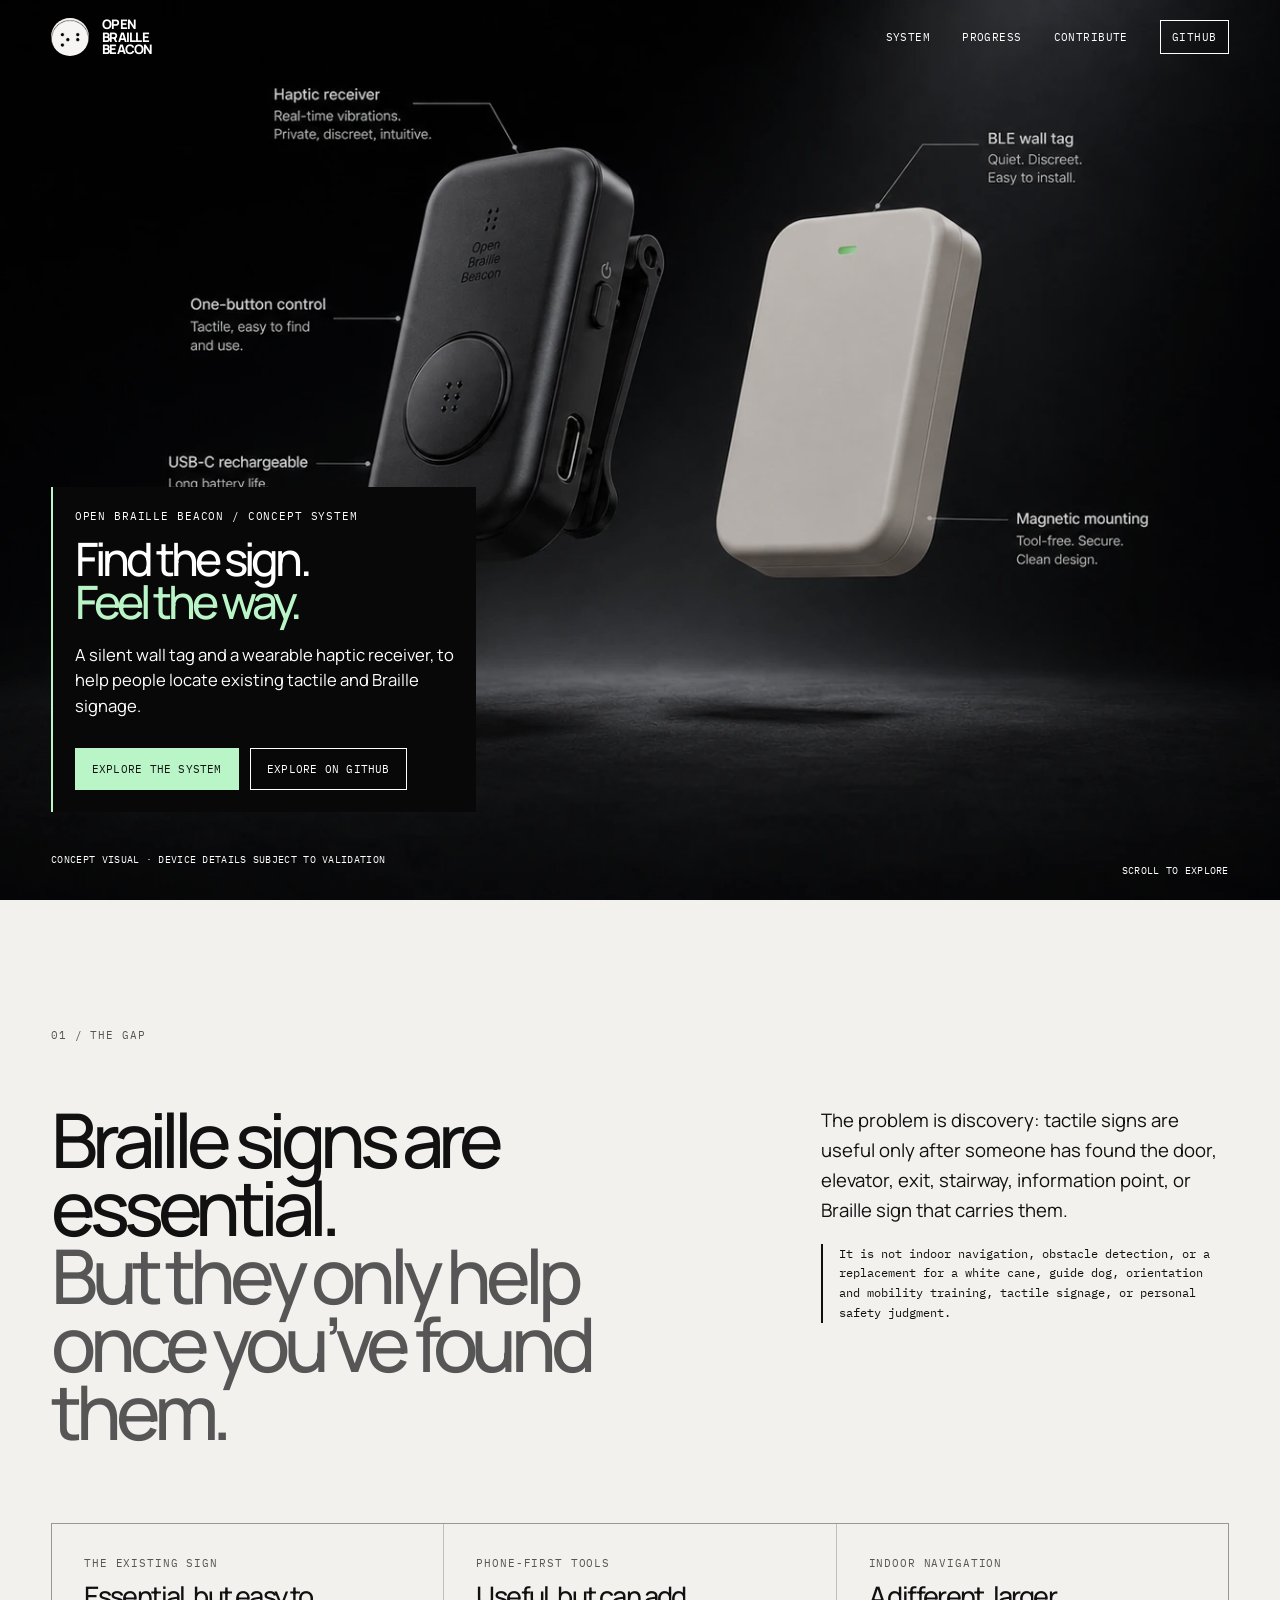
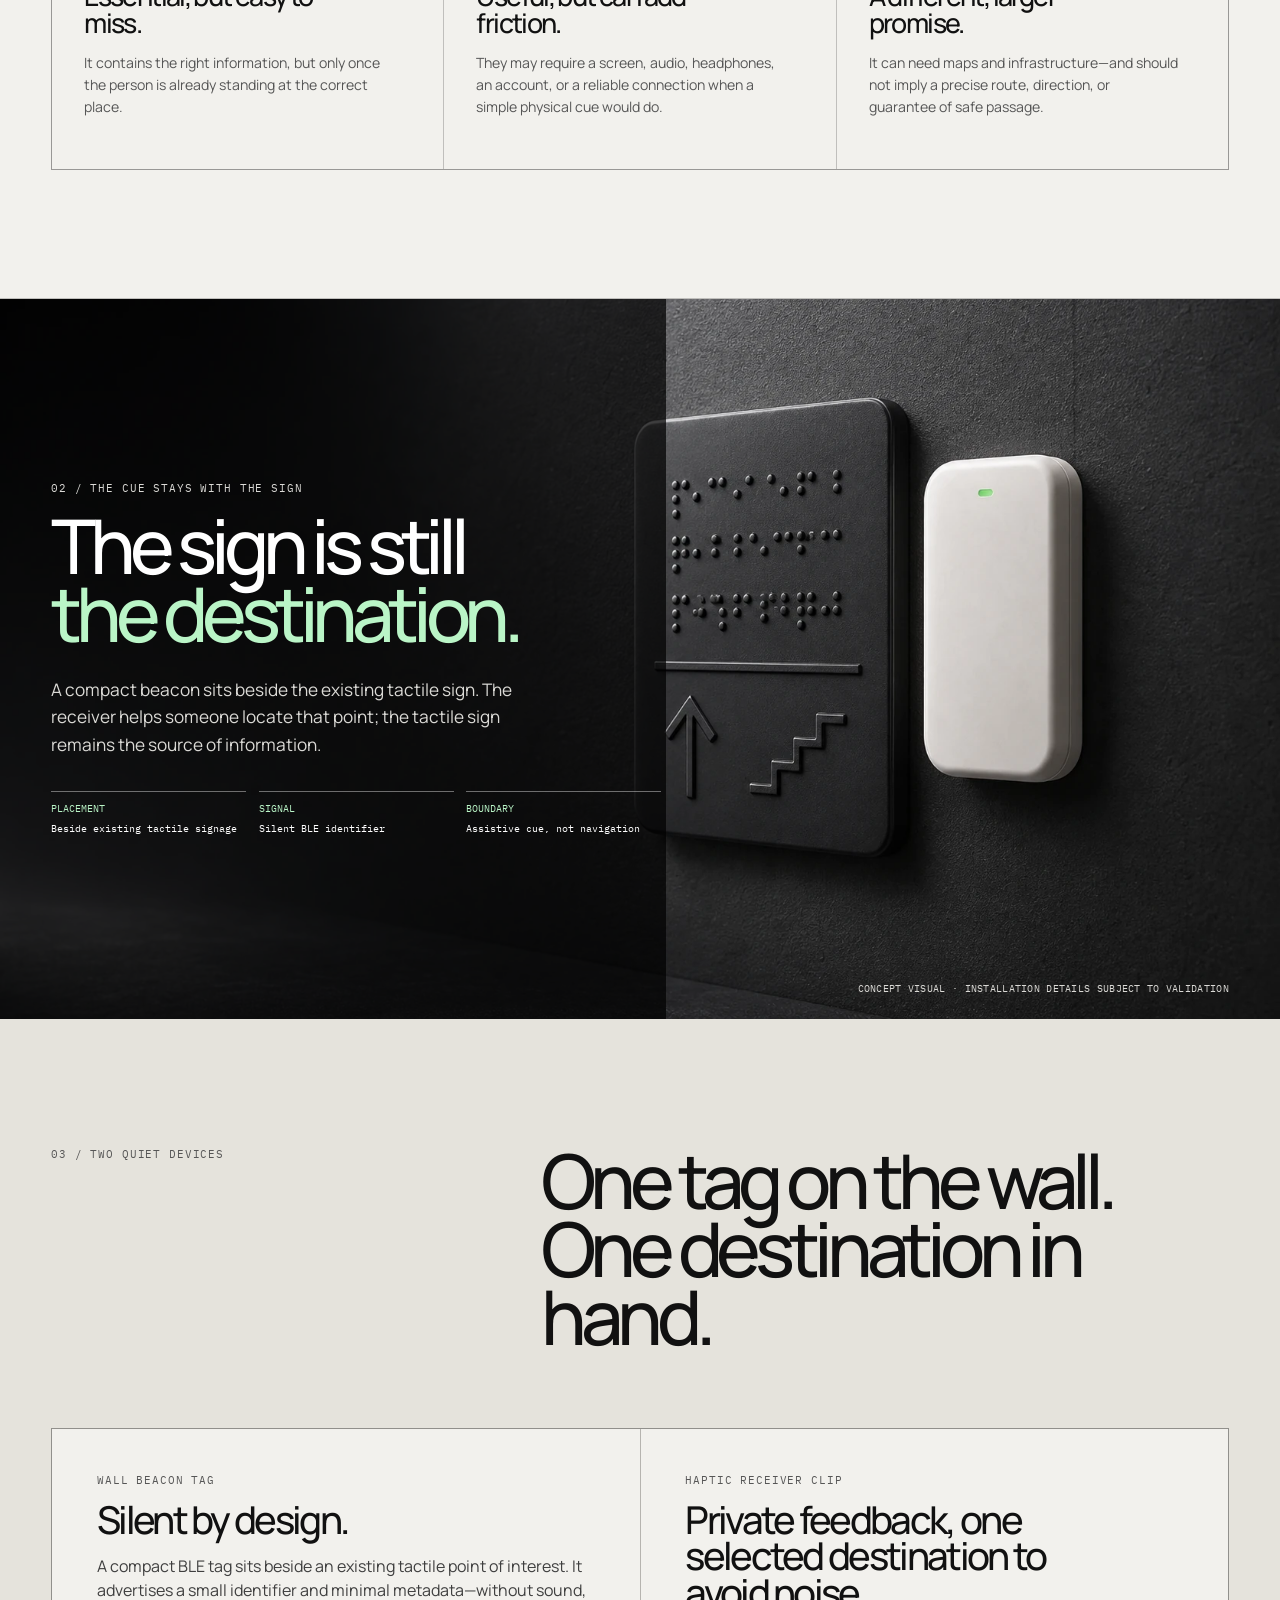
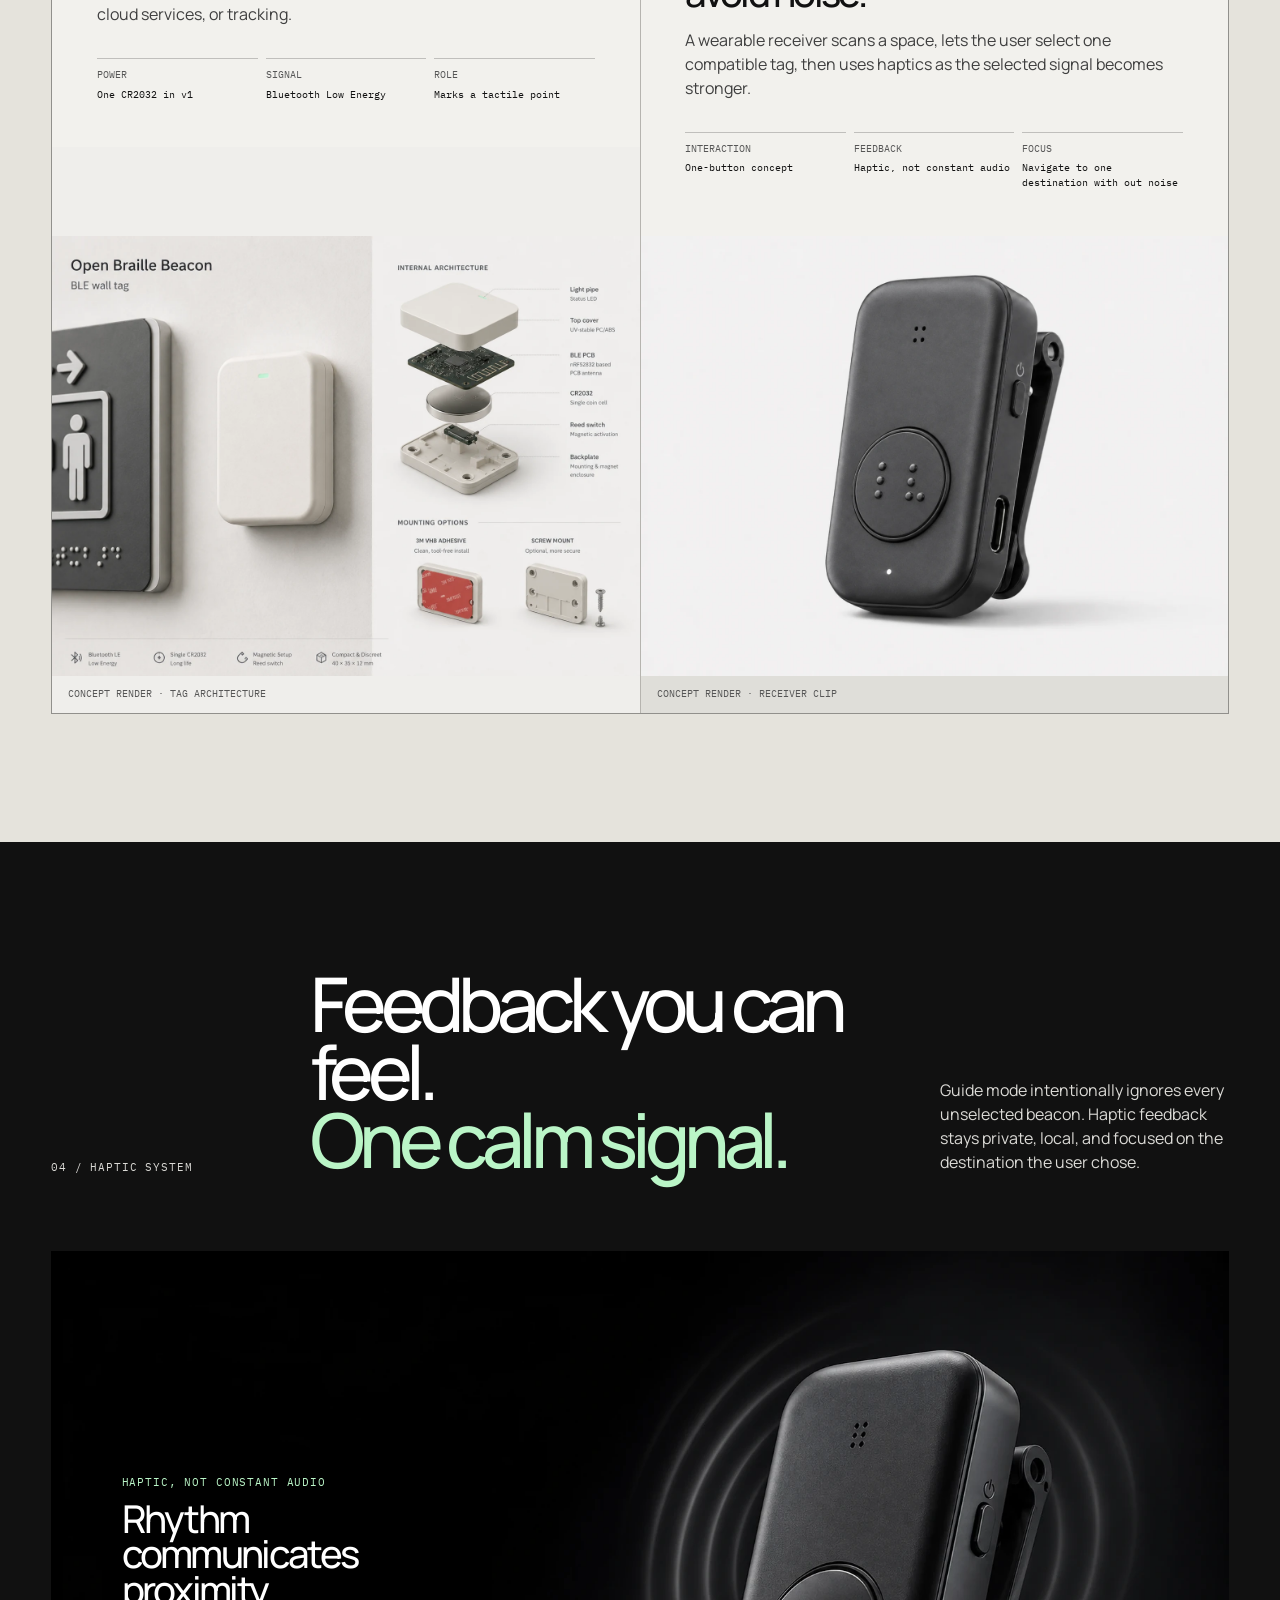
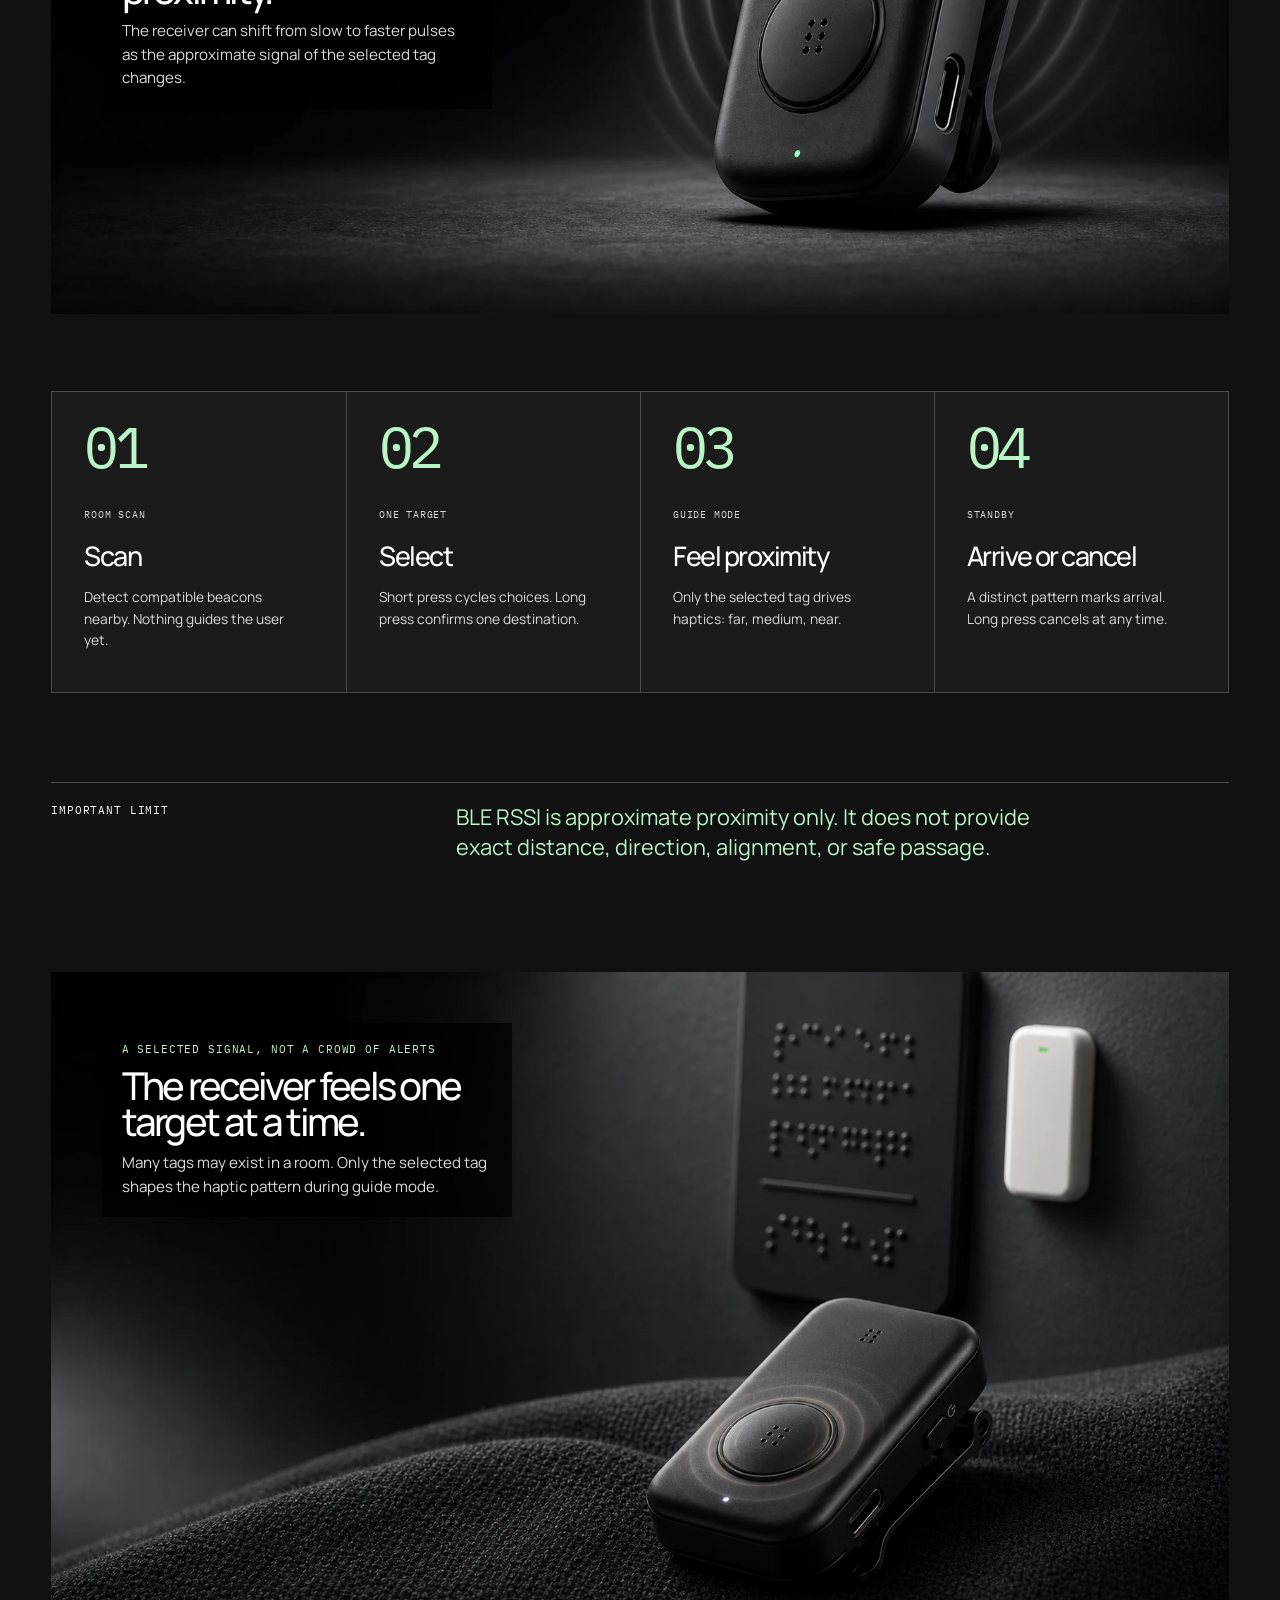
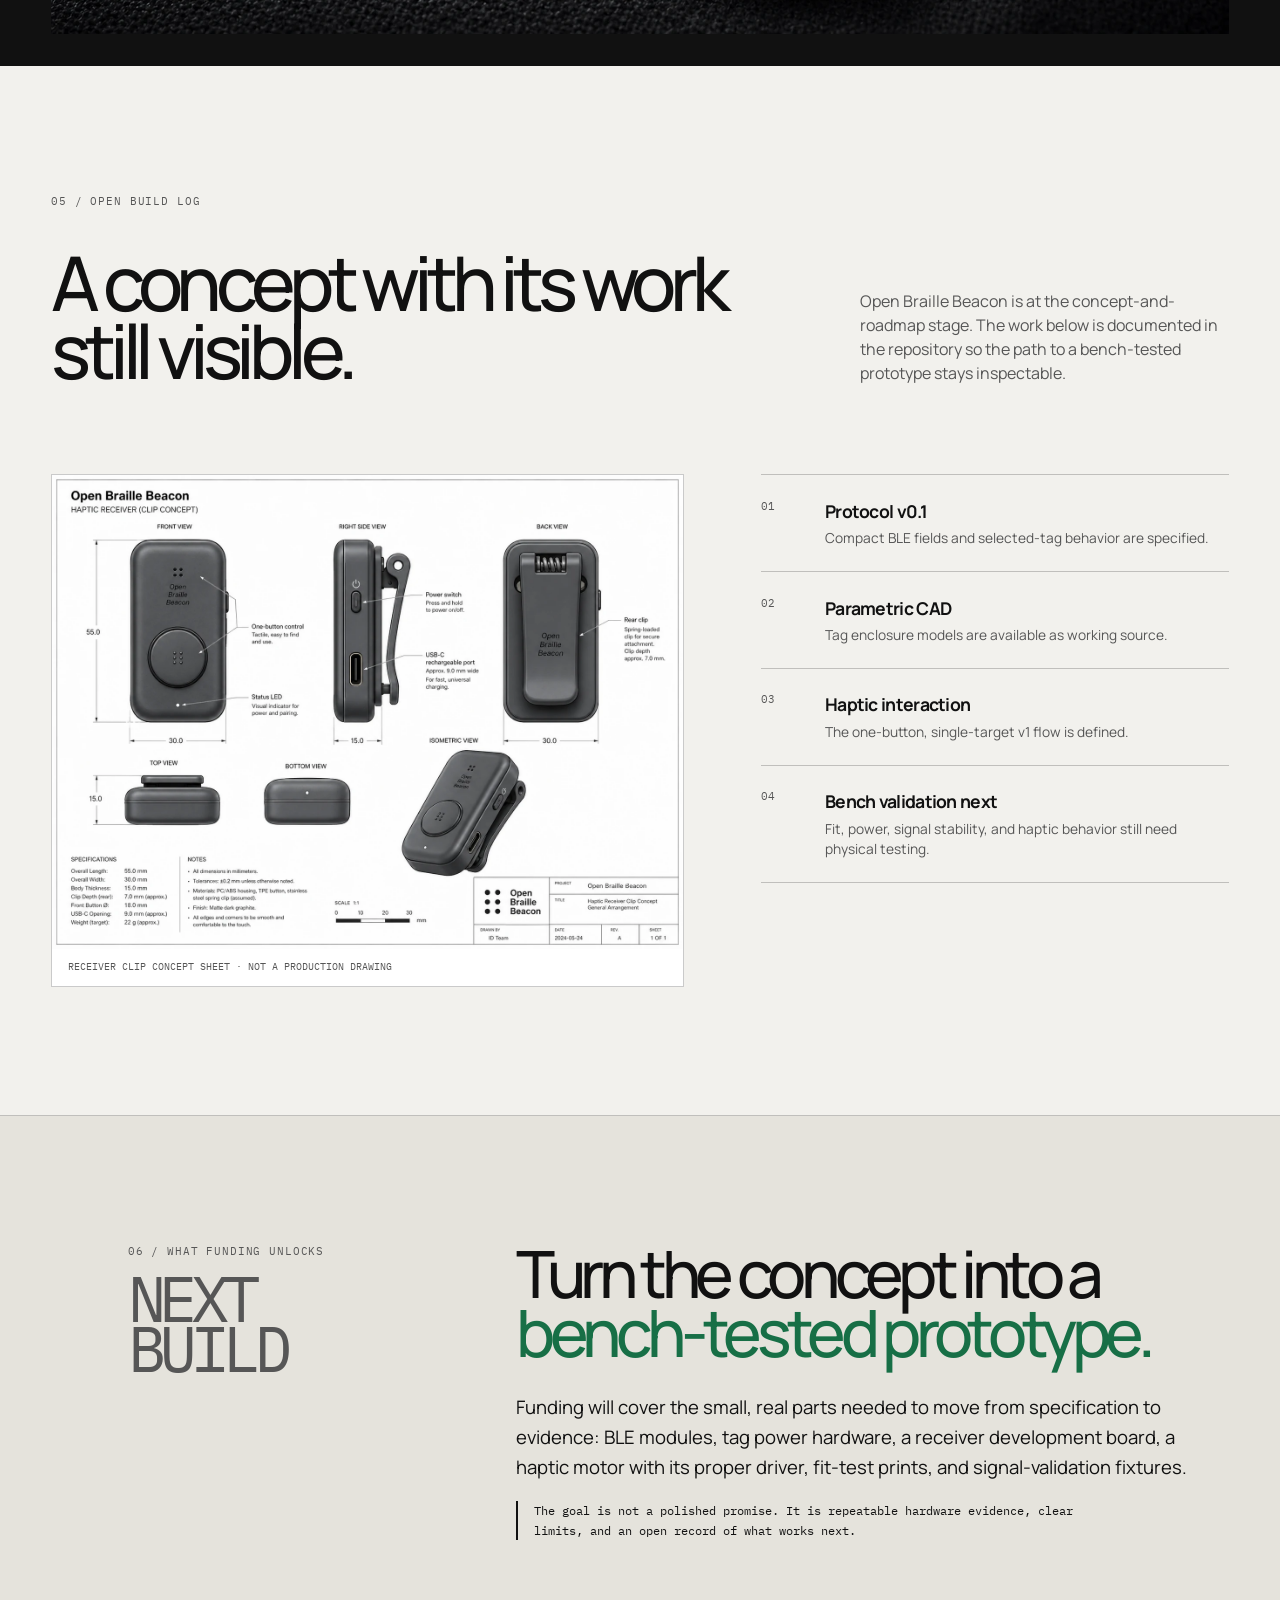
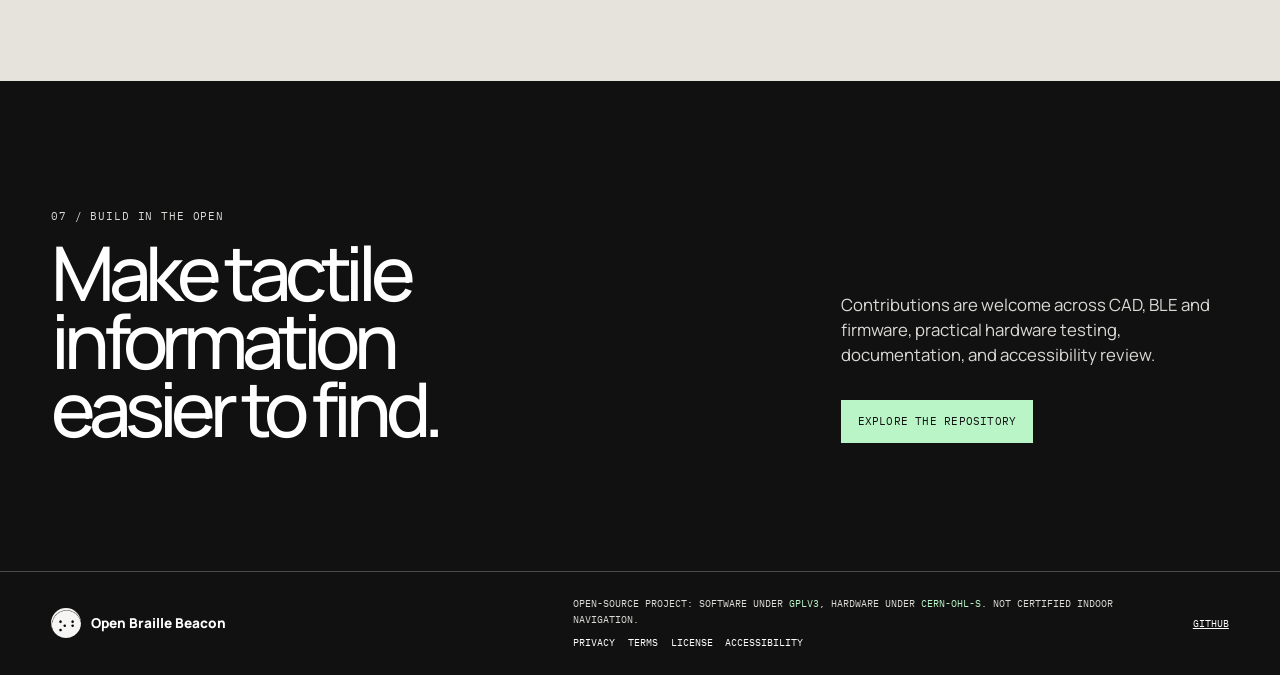
<file: docs/index.html>
<!doctype html>
<html lang="en">
  <head>
    <meta charset="utf-8">
    <meta name="viewport" content="width=device-width, initial-scale=1">
    <meta name="description" content="Open Braille Beacon is an open, offline concept for helping blind and low-vision people locate existing Braille and tactile signage.">
    <meta name="theme-color" content="#111111">
    <title>Open Braille Beacon — haptic system.</title>
    <link rel="preconnect" href="https://fonts.googleapis.com">
    <link rel="preconnect" href="https://fonts.gstatic.com" crossorigin>
    <link href="https://fonts.googleapis.com/css2?family=IBM+Plex+Mono:wght@400;500&family=Manrope:wght@400;500;600;700;800&display=swap" rel="stylesheet">
    <link rel="stylesheet" href="styles.css">
  </head>
  <body>
    <a class="skip-link" href="#main-content">Skip to content</a>

    <header class="site-header" data-header>
      <a class="brand" href="#top" aria-label="Open Braille Beacon home">
        <span class="brand-mark" aria-hidden="true"><img src="assets/brand-logo-sheet.webp" alt=""></span>
        <span class="brand-name"><span>Open</span><span>Braille</span><span>Beacon</span></span>
      </a>
      <button class="menu-toggle" type="button" aria-expanded="false" aria-controls="primary-nav">Menu</button>
      <nav id="primary-nav" class="primary-nav" aria-label="Primary navigation">
        <a href="#system">System</a>
        <a href="#progress">Progress</a>
        <a href="#contribute">Contribute</a>
        <a class="nav-github" href="https://github.com/Lamdevelopper/Open-Braille_beacon" target="_blank" rel="noreferrer">GitHub</a>
      </nav>
    </header>

    <main id="main-content">
      <section id="top" class="hero" aria-labelledby="hero-title">
        <img class="hero-media" src="assets/hero-system-concept.webp" alt="Concept visual showing the haptic receiver and BLE wall tag as the two parts of the Open Braille Beacon system." fetchpriority="high">
        <div class="hero-shade" aria-hidden="true"></div>
        <div class="hero-content">
          <div class="hero-copy-block">
            <p class="eyebrow">OPEN BRAILLE BEACON / CONCEPT SYSTEM</p>
            <h1 id="hero-title">Find the sign.<br><em>Feel the way.</em></h1>
            <p class="hero-copy">A silent wall tag and a wearable haptic receiver, to help people locate existing tactile and Braille signage.</p>
            <div class="action-row">
              <a class="button button-light" href="#how-it-works">Explore the system</a>
              <a class="button button-quiet" href="https://github.com/Lamdevelopper/Open-Braille_beacon" target="_blank" rel="noreferrer">Explore on GitHub</a>
            </div>
          </div>
        </div>
        <p class="media-note">Concept visual · Device details subject to validation</p>
        <a class="scroll-cue" href="#problem">Scroll to explore</a>
      </section>

      <section id="problem" class="section problem" aria-labelledby="problem-title">
        <div class="section-label" data-reveal>01 / THE GAP</div>
        <div class="problem-grid">
          <h2 id="problem-title" data-reveal>Braille signs are essential.<br><span>But they only help once you’ve found them.</span></h2>
          <div class="body-large" data-reveal>
            <p>The problem is discovery: tactile signs are useful only after someone has found the door, elevator, exit, stairway, information point, or Braille sign that carries them.</p>
            <p class="caution">It is not indoor navigation, obstacle detection, or a replacement for a white cane, guide dog, orientation and mobility training, tactile signage, or personal safety judgment.</p>
          </div>
        </div>
        <div class="friction-grid" data-reveal>
          <article><p class="eyebrow eyebrow-dark">THE EXISTING SIGN</p><h3>Essential, but easy to miss.</h3><p>It contains the right information, but only once the person is already standing at the correct place.</p></article>
          <article><p class="eyebrow eyebrow-dark">PHONE-FIRST TOOLS</p><h3>Useful, but can add friction.</h3><p>They may require a screen, audio, headphones, an account, or a reliable connection when a simple physical cue would do.</p></article>
          <article><p class="eyebrow eyebrow-dark">INDOOR NAVIGATION</p><h3>A different, larger promise.</h3><p>It can need maps and infrastructure—and should not imply a precise route, direction, or guarantee of safe passage.</p></article>
        </div>
      </section>

      <section id="signage-cue" class="signage-scene" aria-labelledby="signage-title">
        <img src="assets/tactile-sign-and-tag-concept.webp" alt="Concept visual of a silent BLE wall beacon installed beside a tactile Braille sign.">
        <div class="signage-scene__shade" aria-hidden="true"></div>
        <div class="signage-scene__content" data-reveal>
          <p class="section-label section-label--light">02 / THE CUE STAYS WITH THE SIGN</p>
          <h2 id="signage-title">The sign is still<br><em>the destination.</em></h2>
          <p>A compact beacon sits beside the existing tactile sign. The receiver helps someone locate that point; the tactile sign remains the source of information.</p>
          <dl class="signage-principles">
            <div><dt>Placement</dt><dd>Beside existing tactile signage</dd></div>
            <div><dt>Signal</dt><dd>Silent BLE identifier</dd></div>
            <div><dt>Boundary</dt><dd>Assistive cue, not navigation</dd></div>
          </dl>
        </div>
        <p class="signage-scene__note">Concept visual · Installation details subject to validation</p>
      </section>

      <section id="system" class="section system" aria-labelledby="system-title">
        <div class="section-heading">
          <div class="section-label" data-reveal>03 / TWO QUIET DEVICES</div>
          <h2 id="system-title" data-reveal>One tag on the wall.<br>One destination in hand.</h2>
        </div>
        <div class="device-grid">
          <article class="device-card device-card--tag" data-reveal>
            <div class="device-card__copy">
              <p class="eyebrow eyebrow-dark">WALL BEACON TAG</p>
              <h3>Silent by design.</h3>
              <p>A compact BLE tag sits beside an existing tactile point of interest. It advertises a small identifier and minimal metadata—without sound, cloud services, or tracking.</p>
              <dl class="spec-list">
                <div><dt>Power</dt><dd>One CR2032 in v1</dd></div>
                <div><dt>Signal</dt><dd>Bluetooth Low Energy</dd></div>
                <div><dt>Role</dt><dd>Marks a tactile point</dd></div>
              </dl>
            </div>
            <figure class="device-card__image"><img src="assets/tag-exploded-concept.webp" alt="Concept render showing the wall beacon tag and its proposed internal architecture."><figcaption>Concept render · Tag architecture</figcaption></figure>
          </article>

          <article class="device-card device-card--receiver" data-reveal>
            <div class="device-card__copy">
              <p class="eyebrow eyebrow-dark">HAPTIC RECEIVER CLIP</p>
              <h3>Private feedback, one selected destination to avoid noise.</h3>
              <p>A wearable receiver scans a space, lets the user select one compatible tag, then uses haptics as the selected signal becomes stronger.</p>
              <dl class="spec-list">
                <div><dt>Interaction</dt><dd>One-button concept</dd></div>
                <div><dt>Feedback</dt><dd>Haptic, not constant audio</dd></div>
                <div><dt>Focus</dt><dd>Navigate to one destination with out noise</dd></div>
              </dl>
            </div>
            <figure class="device-card__image receiver-image"><img src="assets/receiver-render-concept.webp" alt="Concept render of the compact wearable haptic receiver clip."><figcaption>Concept render · Receiver Clip</figcaption></figure>
          </article>
        </div>
      </section>

      <section id="how-it-works" class="guide" aria-labelledby="guide-title">
        <div class="guide-intro">
          <div class="section-label section-label--light" data-reveal>04 / HAPTIC SYSTEM</div>
          <h2 id="guide-title" data-reveal>Feedback you can feel.<br><em>One calm signal.</em></h2>
          <p data-reveal>Guide mode intentionally ignores every unselected beacon. Haptic feedback stays private, local, and focused on the destination the user chose.</p>
        </div>
        <figure class="haptic-feature" data-reveal>
          <img src="assets/haptic-feedback-concept.webp" alt="Concept visual of the haptic receiver with subtle local vibration rings around its tactile button.">
          <figcaption class="haptic-feature__copy">
            <p class="eyebrow">HAPTIC, NOT CONSTANT AUDIO</p>
            <h3>Rhythm communicates proximity.</h3>
            <p>The receiver can shift from slow to faster pulses as the approximate signal of the selected tag changes.</p>
          </figcaption>
        </figure>
        <ol class="flow-board" aria-label="Receiver interaction flow">
          <li data-reveal><p class="flow-number">01</p><p class="flow-state">ROOM SCAN</p><h3>Scan</h3><p>Detect compatible beacons nearby. Nothing guides the user yet.</p></li>
          <li data-reveal><p class="flow-number">02</p><p class="flow-state">ONE TARGET</p><h3>Select</h3><p>Short press cycles choices. Long press confirms one destination.</p></li>
          <li data-reveal><p class="flow-number">03</p><p class="flow-state">GUIDE MODE</p><h3>Feel proximity</h3><p>Only the selected tag drives haptics: far, medium, near.</p></li>
          <li data-reveal><p class="flow-number">04</p><p class="flow-state">STANDBY</p><h3>Arrive or cancel</h3><p>A distinct pattern marks arrival. Long press cancels at any time.</p></li>
        </ol>
        <aside class="signal-note" data-reveal aria-label="Important signal limitation">
          <p class="eyebrow">IMPORTANT LIMIT</p>
          <p>BLE RSSI is approximate proximity only. It does not provide exact distance, direction, alignment, or safe passage.</p>
        </aside>
        <figure class="haptic-context" data-reveal>
          <img src="assets/haptic-context-concept.webp" alt="Concept visual showing the haptic receiver in front of a tactile Braille sign and BLE wall tag.">
          <figcaption>
            <p class="eyebrow">A SELECTED SIGNAL, NOT A CROWD OF ALERTS</p>
            <h3>The receiver feels one target at a time.</h3>
            <p>Many tags may exist in a room. Only the selected tag shapes the haptic pattern during guide mode.</p>
          </figcaption>
        </figure>
      </section>

      <section id="progress" class="section progress" aria-labelledby="progress-title">
        <div class="section-label" data-reveal>05 / OPEN BUILD LOG</div>
        <div class="progress-heading">
          <h2 id="progress-title" data-reveal>A concept with its work<br>still visible.</h2>
          <p data-reveal>Open Braille Beacon is at the concept-and-roadmap stage. The work below is documented in the repository so the path to a bench-tested prototype stays inspectable.</p>
        </div>
        <div class="progress-layout">
          <figure class="cad-sheet" data-reveal>
            <img src="assets/receiver-cad-concept.webp" alt="Engineering concept sheet showing planned views and dimensions of the haptic receiver clip.">
            <figcaption>Receiver Clip concept sheet · Not a production drawing</figcaption>
          </figure>
          <div class="milestones">
            <a data-reveal href="https://github.com/Lamdevelopper/Open-Braille_beacon/blob/main/protocol/protocol-v0.1.md" target="_blank" rel="noreferrer"><span>01</span><div><h3>Protocol v0.1</h3><p>Compact BLE fields and selected-tag behavior are specified.</p></div></a>
            <a data-reveal href="https://github.com/Lamdevelopper/Open-Braille_beacon/tree/main/cad/cadquery" target="_blank" rel="noreferrer"><span>02</span><div><h3>Parametric CAD</h3><p>Tag enclosure models are available as working source.</p></div></a>
            <a data-reveal href="https://github.com/Lamdevelopper/Open-Braille_beacon/blob/main/context/general/project-plan-checklist.md" target="_blank" rel="noreferrer"><span>03</span><div><h3>Haptic interaction</h3><p>The one-button, single-target v1 flow is defined.</p></div></a>
            <a data-reveal href="https://github.com/Lamdevelopper/Open-Braille_beacon/blob/main/context/general/project-plan-checklist.md" target="_blank" rel="noreferrer"><span>04</span><div><h3>Bench validation next</h3><p>Fit, power, signal stability, and haptic behavior still need physical testing.</p></div></a>
          </div>
        </div>
      </section>

      <section id="funding" class="section funding" aria-labelledby="funding-title">
        <div class="funding-aside" data-reveal>
          <p class="section-label">06 / WHAT FUNDING UNLOCKS</p>
          <p class="funding-stamp">NEXT<br>BUILD</p>
        </div>
        <div class="funding-copy">
          <h2 id="funding-title" data-reveal>Turn the concept into a <span class="funding-title-accent">bench-tested prototype.</span></h2>
          <p class="body-large" data-reveal>Funding will cover the small, real parts needed to move from specification to evidence: BLE modules, tag power hardware, a receiver development board, a haptic motor with its proper driver, fit-test prints, and signal-validation fixtures.</p>
          <p class="caution" data-reveal>The goal is not a polished promise. It is repeatable hardware evidence, clear limits, and an open record of what works next.</p>
        </div>
      </section>

      <section id="contribute" class="contribute" aria-labelledby="contribute-title">
        <div class="contribute-inner">
          <div>
            <p class="section-label section-label--light" data-reveal>07 / BUILD IN THE OPEN</p>
            <h2 id="contribute-title" data-reveal>Make tactile information<br>easier to find.</h2>
          </div>
          <div class="contribute-copy" data-reveal>
            <p>Contributions are welcome across CAD, BLE and firmware, practical hardware testing, documentation, and accessibility review.</p>
            <a class="button button-light" href="https://github.com/Lamdevelopper/Open-Braille_beacon" target="_blank" rel="noreferrer">Explore the repository</a>
          </div>
        </div>
      </section>
    </main>

    <footer class="site-footer">
      <div class="footer-brand">
        <span class="footer-logo" aria-hidden="true"><img src="assets/brand-logo-sheet.webp" alt=""></span>
        <span>Open Braille Beacon</span>
      </div>
      <div class="footer-center">
        <p>Open-source project: software under <a href="license.html">GPLv3</a>, hardware under <a href="license.html">CERN-OHL-S</a>. Not certified indoor navigation.</p>        <nav class="footer-legal" aria-label="Legal notices"><a href="privacy.html">Privacy</a><a href="terms.html">Terms</a><a href="license.html">License</a><a href="accessibility.html">Accessibility</a></nav>
      </div>
      <a href="https://github.com/Lamdevelopper/Open-Braille_beacon" target="_blank" rel="noreferrer">GitHub</a>
    </footer>

    <script src="script.js"></script>
  </body>
</html>
</file>
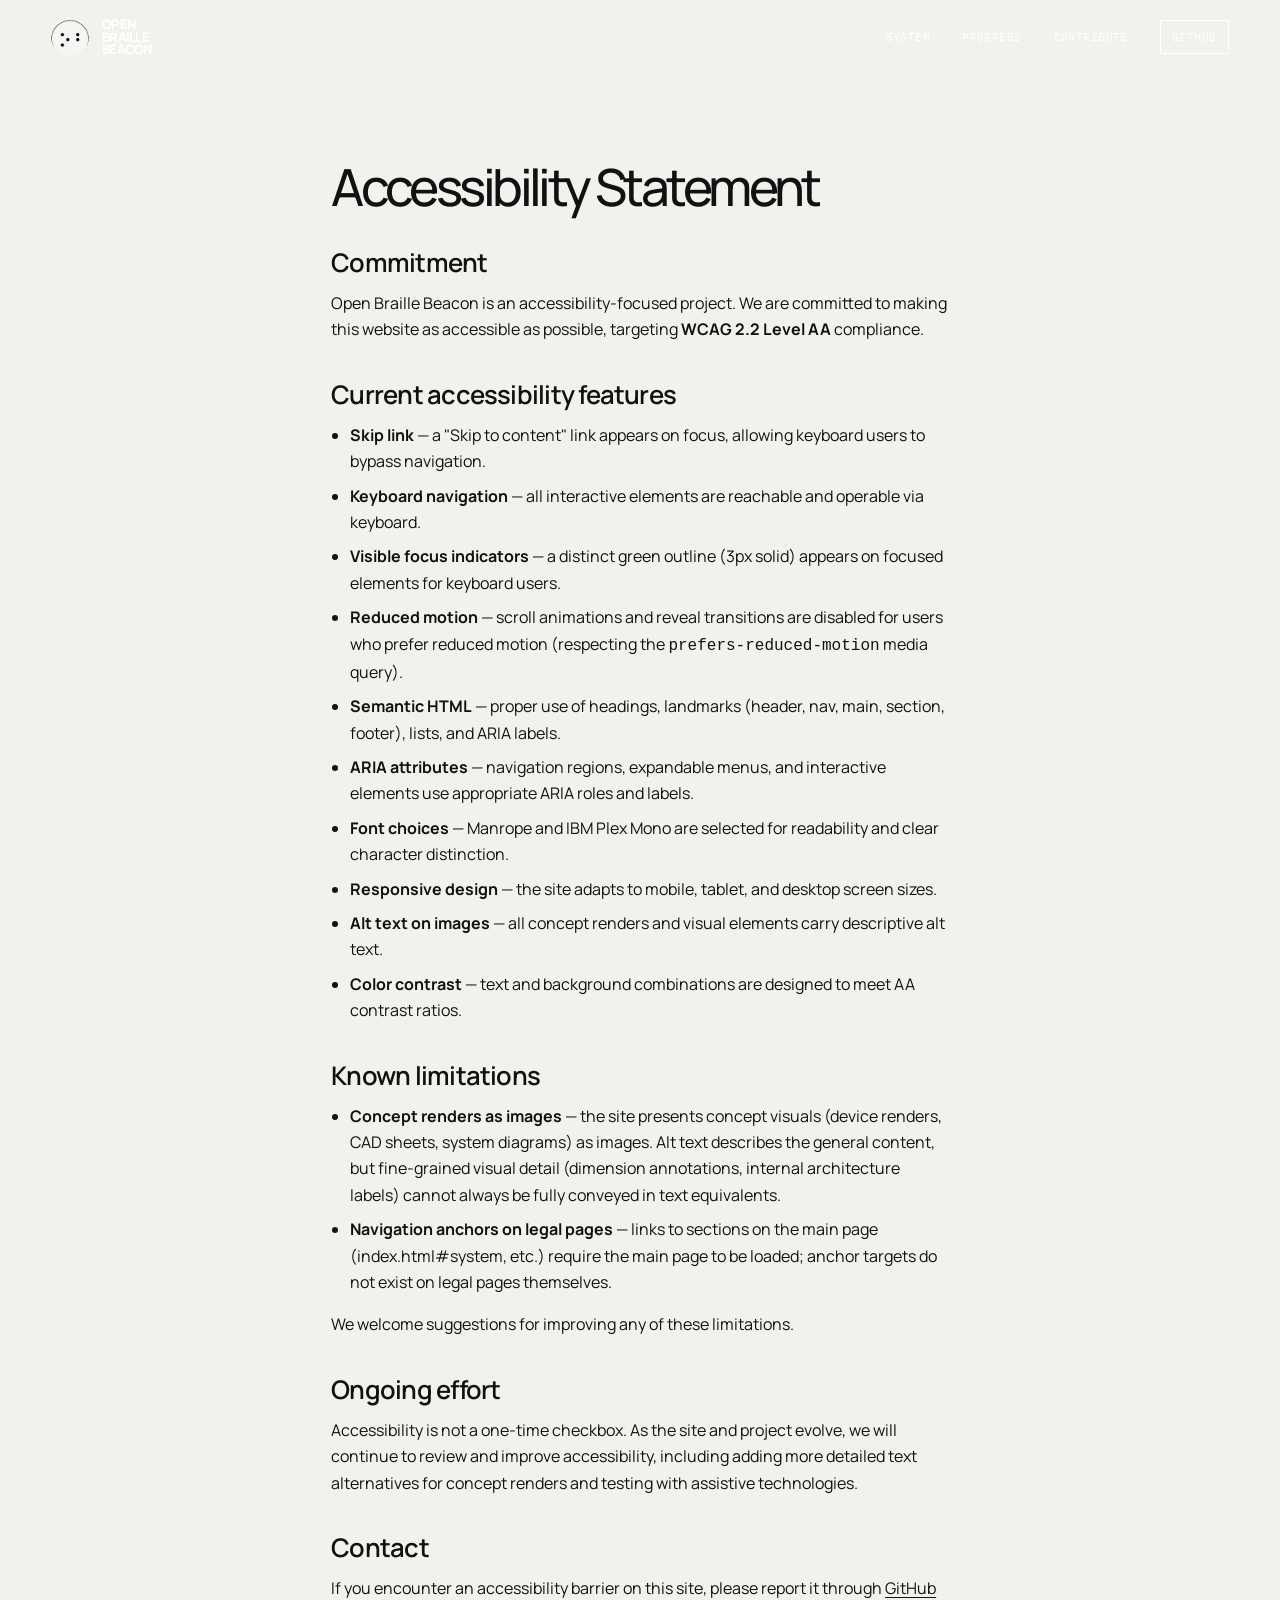
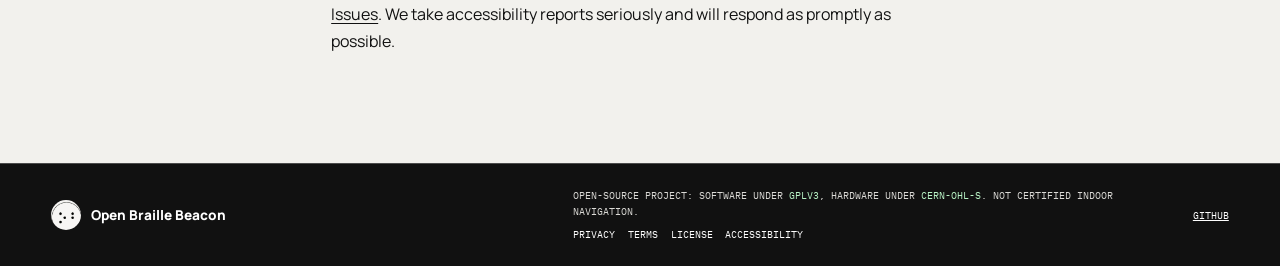
<file: docs/accessibility.html>
<!doctype html>
<html lang="en">
  <head>
    <meta charset="utf-8">
    <meta name="viewport" content="width=device-width, initial-scale=1">
    <meta name="description" content="Accessibility statement for the Open Braille Beacon website.">
    <title>Accessibility — Open Braille Beacon</title>
    <link rel="preconnect" href="https://fonts.googleapis.com">
    <link rel="preconnect" href="https://fonts.gstatic.com" crossorigin>
    <link href="https://fonts.googleapis.com/css2?family=IBM+Plex+Mono:wght@400;500&family=Manrope:wght@400;500;600;700;800&display=swap" rel="stylesheet">
    <link rel="stylesheet" href="styles.css">
    <link rel="stylesheet" href="legal.css">
  </head>
  <body>
    <a class="skip-link" href="#main-content">Skip to content</a>

    <header class="site-header" data-header>
      <a class="brand" href="index.html" aria-label="Open Braille Beacon home">
        <span class="brand-mark" aria-hidden="true"><img src="assets/brand-logo-sheet.webp" alt=""></span>
        <span class="brand-name"><span>Open</span><span>Braille</span><span>Beacon</span></span>
      </a>
      <button class="menu-toggle" type="button" aria-expanded="false" aria-controls="primary-nav">Menu</button>
      <nav id="primary-nav" class="primary-nav" aria-label="Primary navigation">
        <a href="index.html#system">System</a>
        <a href="index.html#progress">Progress</a>
        <a href="index.html#contribute">Contribute</a>
        <a class="nav-github" href="https://github.com/Lamdevelopper/Open-Braille_beacon" target="_blank" rel="noreferrer">GitHub</a>
      </nav>
    </header>

    <main id="main-content" class="legal-page">
      <h1>Accessibility Statement</h1>

      <section>
        <h2>Commitment</h2>
        <p>Open Braille Beacon is an accessibility-focused project. We are committed to making this website as accessible as possible, targeting <strong>WCAG 2.2 Level AA</strong> compliance.</p>
      </section>

      <section>
        <h2>Current accessibility features</h2>
        <ul>
          <li><strong>Skip link</strong> — a "Skip to content" link appears on focus, allowing keyboard users to bypass navigation.</li>
          <li><strong>Keyboard navigation</strong> — all interactive elements are reachable and operable via keyboard.</li>
          <li><strong>Visible focus indicators</strong> — a distinct green outline (3px solid) appears on focused elements for keyboard users.</li>
          <li><strong>Reduced motion</strong> — scroll animations and reveal transitions are disabled for users who prefer reduced motion (respecting the <code>prefers-reduced-motion</code> media query).</li>
          <li><strong>Semantic HTML</strong> — proper use of headings, landmarks (header, nav, main, section, footer), lists, and ARIA labels.</li>
          <li><strong>ARIA attributes</strong> — navigation regions, expandable menus, and interactive elements use appropriate ARIA roles and labels.</li>
          <li><strong>Font choices</strong> — Manrope and IBM Plex Mono are selected for readability and clear character distinction.</li>
          <li><strong>Responsive design</strong> — the site adapts to mobile, tablet, and desktop screen sizes.</li>
          <li><strong>Alt text on images</strong> — all concept renders and visual elements carry descriptive alt text.</li>
          <li><strong>Color contrast</strong> — text and background combinations are designed to meet AA contrast ratios.</li>
        </ul>
      </section>

      <section>
        <h2>Known limitations</h2>
        <ul>
          <li><strong>Concept renders as images</strong> — the site presents concept visuals (device renders, CAD sheets, system diagrams) as images. Alt text describes the general content, but fine-grained visual detail (dimension annotations, internal architecture labels) cannot always be fully conveyed in text equivalents.</li>
          <li><strong>Navigation anchors on legal pages</strong> — links to sections on the main page (index.html#system, etc.) require the main page to be loaded; anchor targets do not exist on legal pages themselves.</li>
        </ul>
        <p>We welcome suggestions for improving any of these limitations.</p>
      </section>

      <section>
        <h2>Ongoing effort</h2>
        <p>Accessibility is not a one-time checkbox. As the site and project evolve, we will continue to review and improve accessibility, including adding more detailed text alternatives for concept renders and testing with assistive technologies.</p>
      </section>

      <section>
        <h2>Contact</h2>
        <p>If you encounter an accessibility barrier on this site, please report it through <a href="https://github.com/Lamdevelopper/Open-Braille_beacon/issues" target="_blank" rel="noreferrer">GitHub Issues</a>. We take accessibility reports seriously and will respond as promptly as possible.</p>
      </section>
    </main>

    <footer class="site-footer">
      <div class="footer-brand">
        <span class="footer-logo" aria-hidden="true"><img src="assets/brand-logo-sheet.webp" alt=""></span>
        <span>Open Braille Beacon</span>
      </div>
      <div class="footer-center">
        <p>Open-source project: software under <a href="license.html">GPLv3</a>, hardware under <a href="license.html">CERN-OHL-S</a>. Not certified indoor navigation.</p>

        <nav class="footer-legal" aria-label="Legal notices"><a href="privacy.html">Privacy</a><a href="terms.html">Terms</a><a href="license.html">License</a><a href="accessibility.html">Accessibility</a></nav>
      </div>
      <a href="https://github.com/Lamdevelopper/Open-Braille_beacon" target="_blank" rel="noreferrer">GitHub</a>
    </footer>

    <script src="script.js"></script>
  </body>
</html>
</file>
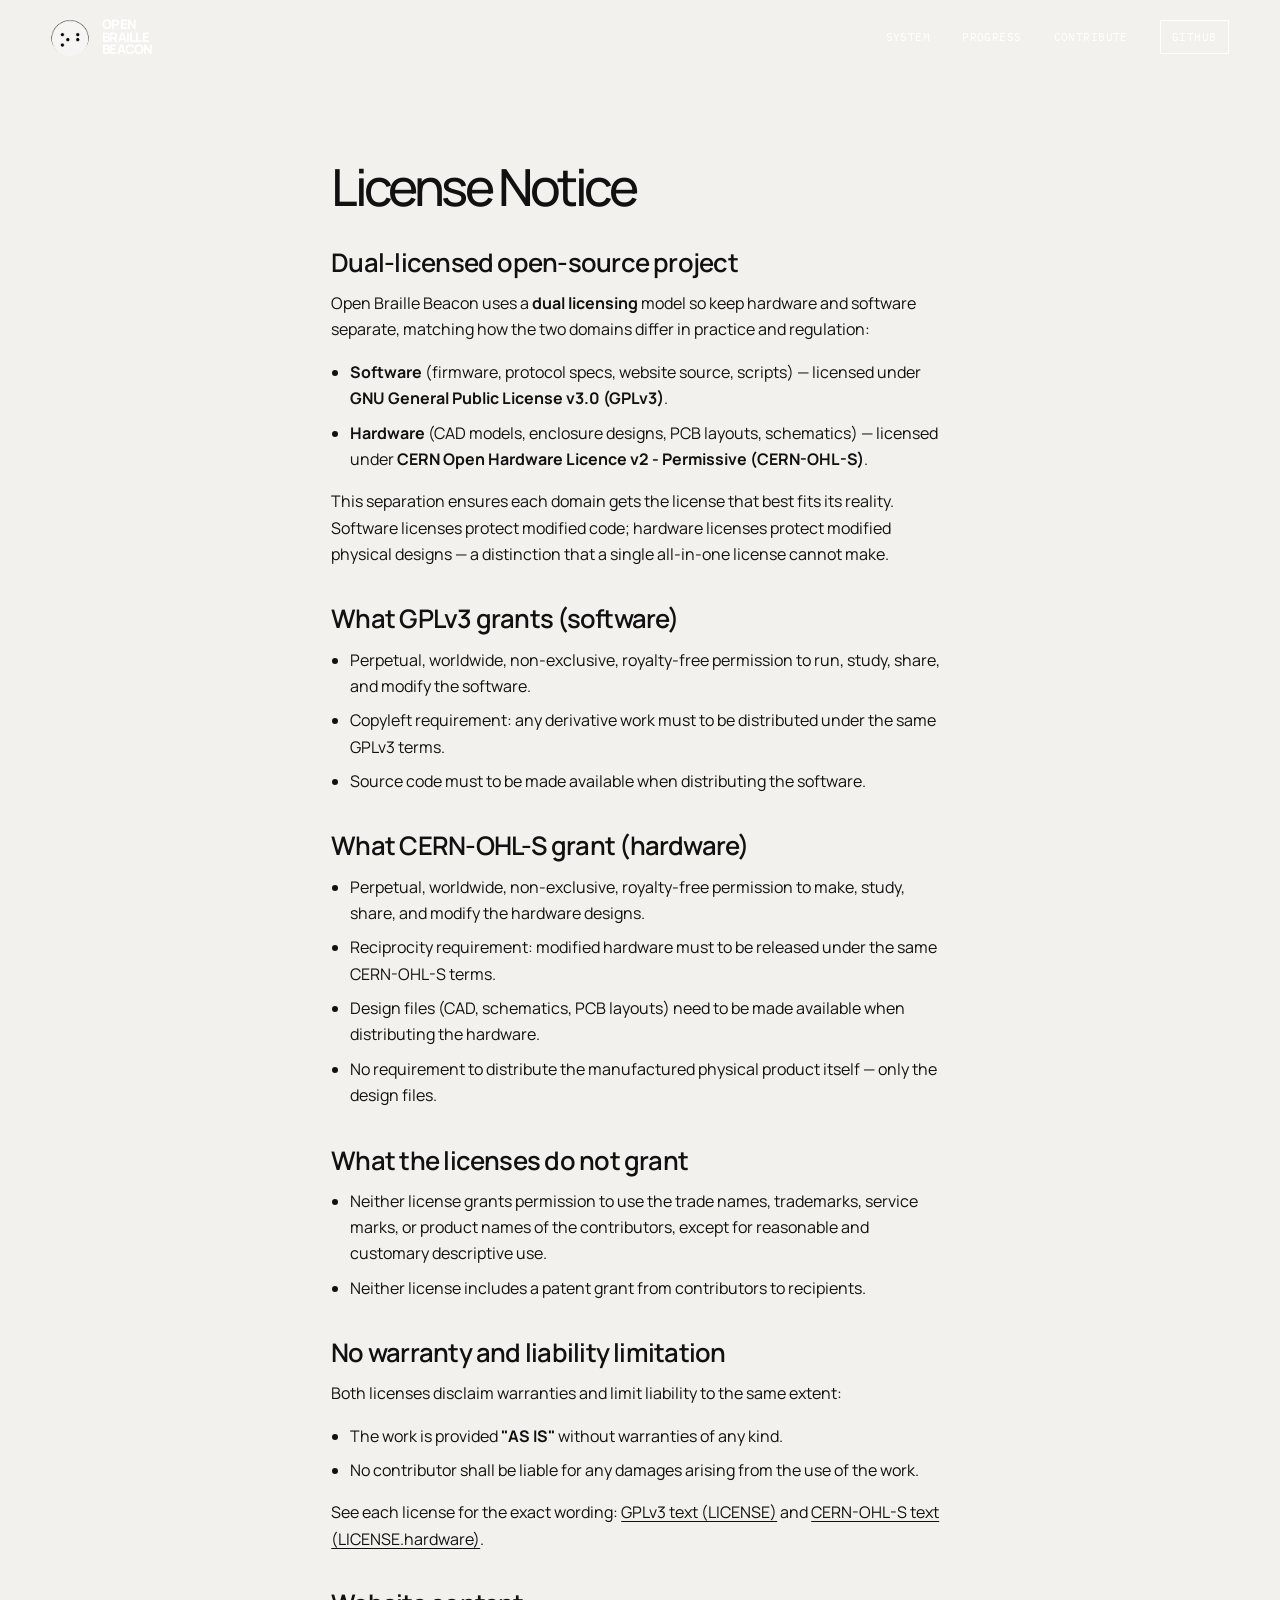
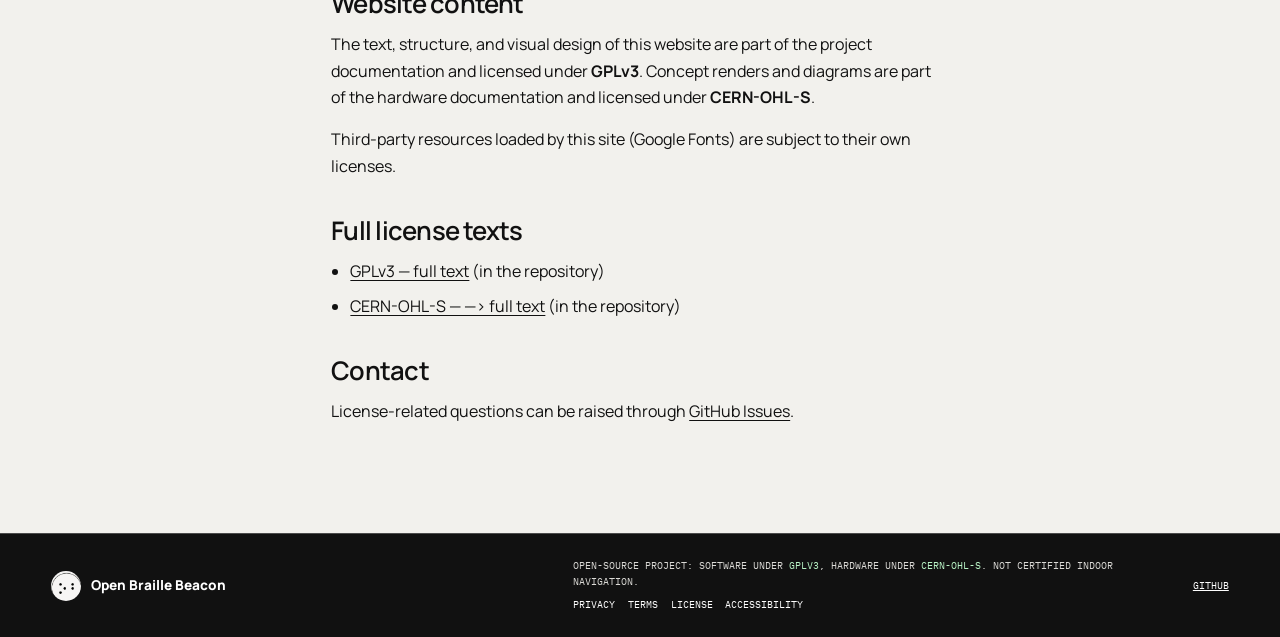
<file: docs/license.html>
<!doctype html>
<html lang="en">
  <head>
    <meta charset="utf-8">
    <meta name="viewport" content="width=device-width, initial-scale=1">
    <meta name="description" content="License notice for the Open Braille Beacon project — dual-licensed: GPLv3 for software and CERN-OHL-S for hardware.">
    <title>License — Open Braille Beacon</title>
    <link rel="preconnect" href="https://fonts.googleapis.com">
    <link rel="preconnect" href="https://fonts.gstatic.com" crossorigin>
    <link href="https://fonts.googleapis.com/css2?family=IBM+Plex+Mono:wght@400;500&family=Manrope:wght@400;500;600;700;800&display=swap" rel="stylesheet">
    <link rel="stylesheet" href="styles.css">
    <link rel="stylesheet" href="legal.css">
  </head>
  <body>
    <a class="skip-link" href="#main-content">Skip to content</a>

    <header class="site-header" data-header>
      <a class="brand" href="index.html" aria-label="Open Braille Beacon home">
        <span class="brand-mark" aria-hidden="true"><img src="assets/brand-logo-sheet.webp" alt=""></span>
        <span class="brand-name"><span>Open</span><span>Braille</span><span>Beacon</span></span>
      </a>
      <button class="menu-toggle" type="button" aria-expanded="false" aria-controls="primary-nav">Menu</button>
      <nav id="primary-nav" class="primary-nav" aria-label="Primary navigation">
        <a href="index.html#system">System</a>
        <a href="index.html#progress">Progress</a>
        <a href="index.html#contribute">Contribute</a>
        <a class="nav-github" href="https://github.com/Lamdevelopper/Open-Braille_beacon" target="_blank" rel="noreferrer">GitHub</a>
      </nav>
    </header>

    <main id="main-content" class="legal-page">
      <h1>License Notice</h1>

      <section>
        <h2>Dual-licensed open-source project</h2>
        <p>Open Braille Beacon uses a <strong>dual licensing</strong> model so keep hardware and software separate, matching how the two domains differ in practice and regulation:</p>
        <ul>
          <li><strong>Software</strong> (firmware, protocol specs, website source, scripts) — licensed under <strong>GNU General Public License v3.0 (GPLv3)</strong>.</li>
          <li><strong>Hardware</strong> (CAD models, enclosure designs, PCB layouts, schematics) — licensed under <strong>CERN Open Hardware Licence v2 - Permissive (CERN-OHL-S)</strong>.</li>
        </ul>
        <p>This separation ensures each domain gets the license that best fits its reality. Software licenses protect modified code; hardware licenses protect modified physical designs — a distinction that a single all-in-one license cannot make.</p>
      </section>

      <section>
        <h2>What GPLv3 grants (software)</h2>
        <ul>
          <li>Perpetual, worldwide, non-exclusive, royalty-free permission to run, study, share, and modify the software.</li>
          <li>Copyleft requirement: any derivative work must to be distributed under the same GPLv3 terms.</li>
          <li>Source code must to be made available when distributing the software.</li>
        </ul>
      </section>

      <section>
        <h2>What CERN-OHL-S grant (hardware)</h2>
        <ul>
          <li>Perpetual, worldwide, non-exclusive, royalty-free permission to make, study, share, and modify the hardware designs.</li>
          <li>Reciprocity requirement: modified hardware must to be released under the same CERN-OHL-S terms.</li>
          <li>Design files (CAD, schematics, PCB layouts) need to be made available when distributing the hardware.</li>
          <li>No requirement to distribute the manufactured physical product itself — only the design files.</li>
        </ul>
      </section>

      <section>
        <h2>What the licenses do not grant</h2>
        <ul>
          <li>Neither license grants permission to use the trade names, trademarks, service marks, or product names of the contributors, except for reasonable and customary descriptive use.</li>
          <li>Neither license includes a patent grant from contributors to recipients.</li>
        </ul>
      </section>

      <section>
        <h2>No warranty and liability limitation</h2>
        <p>Both licenses disclaim warranties and limit liability to the same extent:</p>
        <ul>
          <li>The work is provided <strong>"AS IS"</strong> without warranties of any kind.</li>
          <li>No contributor shall be liable for any damages arising from the use of the work.</li>
        </ul>
        <p>See each license for the exact wording: <a href="https://github.com/Lamdevelopper/Open-Braille_beacon/blob/main/LICENSE" target="_blank" rel="noreferrer">GPLv3 text (LICENSE)</a> and <a href="https://github.com/Lamdevelopper/Open-Braille_beacon/blob/main/LICENSE.hardware" target="_blank" rel="noreferrer">CERN-OHL-S text (LICENSE.hardware)</a>.</p>
      </section>

      <section>
        <h2>Website content</h2>
        <p>The text, structure, and visual design of this website are part of the project documentation and licensed under <strong>GPLv3</strong>. Concept renders and diagrams are part of the hardware documentation and licensed under <strong>CERN-OHL-S</strong>.</p>
        <p>Third-party resources loaded by this site (Google Fonts) are subject to their own licenses.</p>
      </section>

      <section>
        <h2>Full license texts</h2>
        <ul>
          <li><a href="https://github.com/Lamdevelopper/Open-Braille_beacon/blob/main/LICENSE" target="_blank" rel="noreferrer">GPLv3 — full text</a> (in the repository)</li>
          <li><a href="https://github.com/Lamdevelopper/Open-Braille_beacon/blob/main/LICENSE.hardware" target="_blank" rel="noreferrer">CERN-OHL-S — —> full text</a> (in the repository)</li>
        </ul>
      </section>

      <section>
        <h2>Contact</h2>
        <p>License-related questions can be raised through <a href="https://github.com/Lamdevelopper/Open-Braille_beacon/issues" target="_blank" rel="noreferrer">GitHub Issues</a>.</p>
      </section>
    </main>

    <footer class="site-footer">
      <div class="footer-brand">
        <span class="footer-logo" aria-hidden="true"><img src="assets/brand-logo-sheet.webp" alt=""></span>
        <span>Open Braille Beacon</span>
      </div>
      <div class="footer-center">
        <p>Open-source project: software under <a href="license.html">GPLv3</a>, hardware under <a href="license.html">CERN-OHL-S</a>. Not certified indoor navigation.</p>
        <nav class="footer-legal" aria-label="Legal notices"><a href="privacy.html">Privacy</a><a href="terms.html">Terms</a><a href="license.html">License</a><a href="accessibility.html">Accessibility</a></nav>
      </div>
      <a href="https://github.com/Lamdevelopper/Open-Braille_beacon" target="_blank" rel="noreferrer">GitHub</a>
    </footer>

    <script src="script.js"></script>
  </body>
</html>
</file>
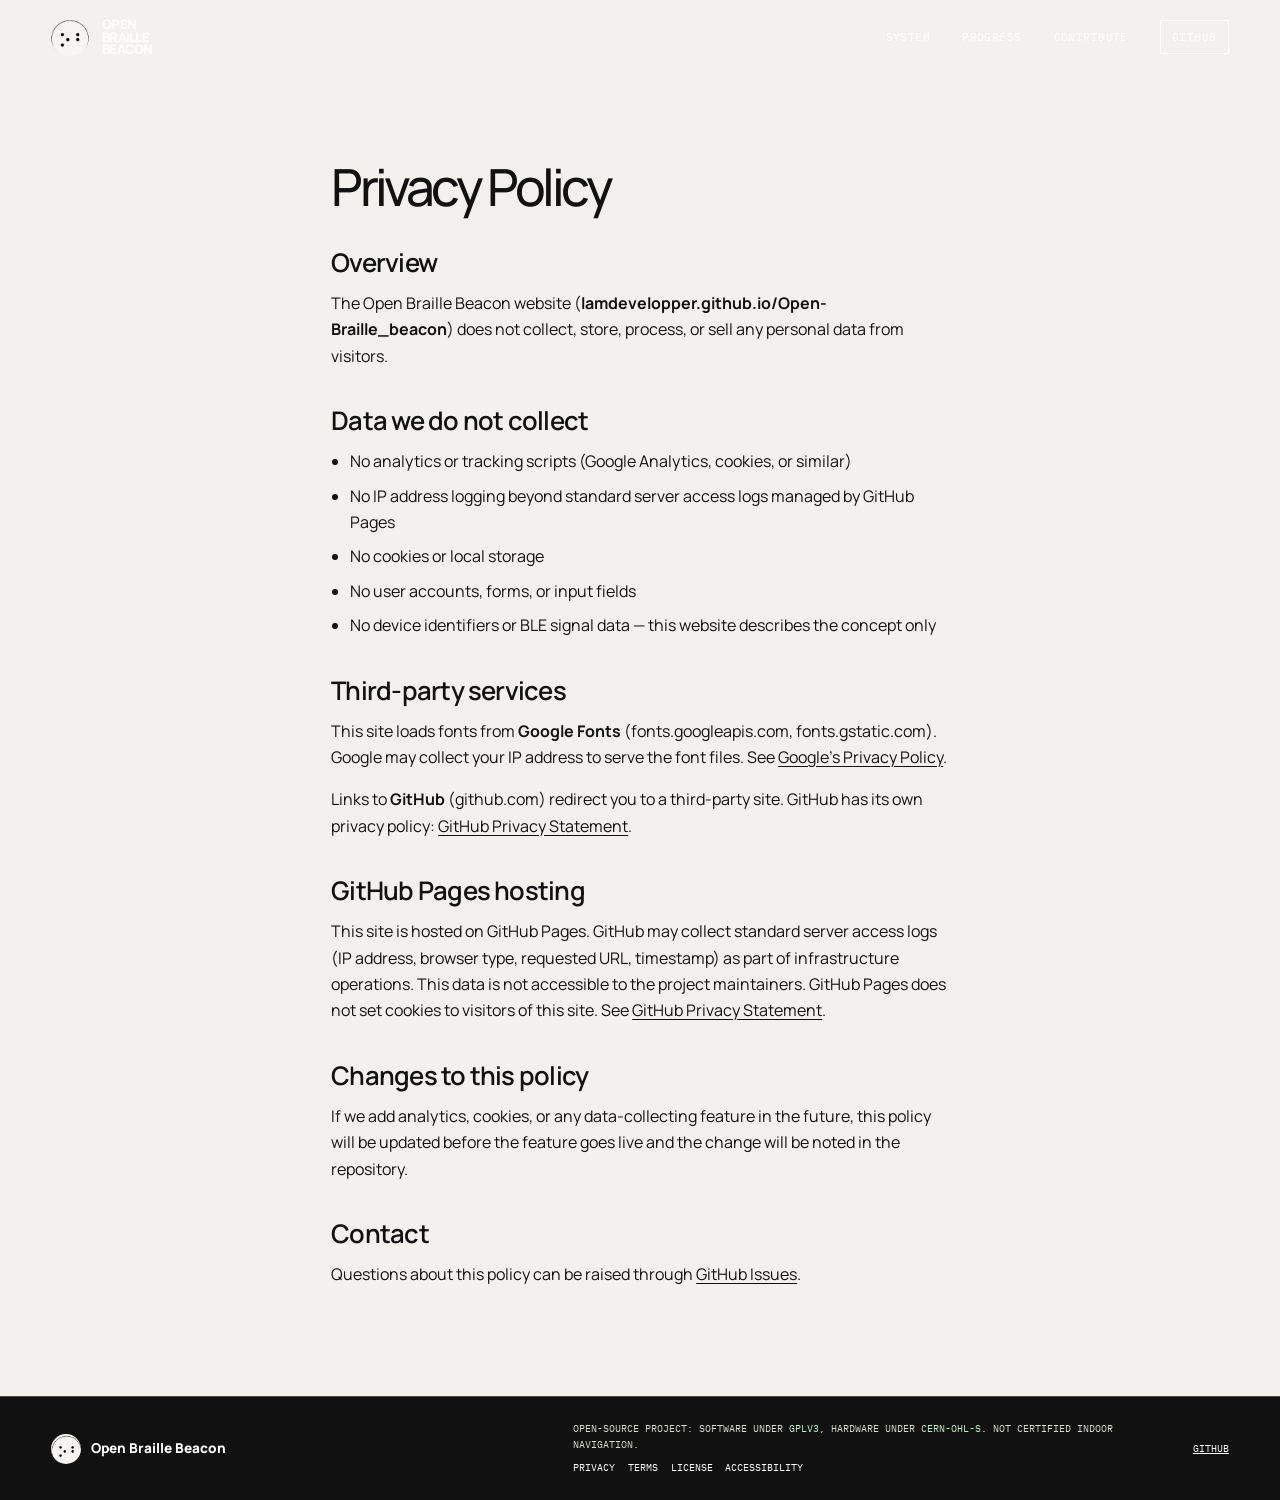
<file: docs/privacy.html>
<!doctype html>
<html lang="en">
  <head>
    <meta charset="utf-8">
    <meta name="viewport" content="width=device-width, initial-scale=1">
    <meta name="description" content="Privacy policy for the Open Braille Beacon website.">
    <title>Privacy — Open Braille Beacon</title>
    <link rel="preconnect" href="https://fonts.googleapis.com">
    <link rel="preconnect" href="https://fonts.gstatic.com" crossorigin>
    <link href="https://fonts.googleapis.com/css2?family=IBM+Plex+Mono:wght@400;500&family=Manrope:wght@400;500;600;700;800&display=swap" rel="stylesheet">
    <link rel="stylesheet" href="styles.css">
    <link rel="stylesheet" href="legal.css">
  </head>
  <body>
    <a class="skip-link" href="#main-content">Skip to content</a>

    <header class="site-header" data-header>
      <a class="brand" href="index.html" aria-label="Open Braille Beacon home">
        <span class="brand-mark" aria-hidden="true"><img src="assets/brand-logo-sheet.webp" alt=""></span>
        <span class="brand-name"><span>Open</span><span>Braille</span><span>Beacon</span></span>
      </a>
      <button class="menu-toggle" type="button" aria-expanded="false" aria-controls="primary-nav">Menu</button>
      <nav id="primary-nav" class="primary-nav" aria-label="Primary navigation">
        <a href="index.html#system">System</a>
        <a href="index.html#progress">Progress</a>
        <a href="index.html#contribute">Contribute</a>
        <a class="nav-github" href="https://github.com/Lamdevelopper/Open-Braille_beacon" target="_blank" rel="noreferrer">GitHub</a>
      </nav>
    </header>

    <main id="main-content" class="legal-page">
      <h1>Privacy Policy</h1>

      <section>
        <h2>Overview</h2>
        <p>The Open Braille Beacon website (<strong>lamdevelopper.github.io/Open-Braille_beacon</strong>) does not collect, store, process, or sell any personal data from visitors.</p>
      </section>

      <section>
        <h2>Data we do not collect</h2>
        <ul>
          <li>No analytics or tracking scripts (Google Analytics, cookies, or similar)</li>
          <li>No IP address logging beyond standard server access logs managed by GitHub Pages</li>
          <li>No cookies or local storage</li>
          <li>No user accounts, forms, or input fields</li>
          <li>No device identifiers or BLE signal data — this website describes the concept only</li>
        </ul>
      </section>

      <section>
        <h2>Third-party services</h2>
        <p>This site loads fonts from <strong>Google Fonts</strong> (fonts.googleapis.com, fonts.gstatic.com). Google may collect your IP address to serve the font files. See <a href="https://policies.google.com/privacy" target="_blank" rel="noreferrer">Google's Privacy Policy</a>.</p>
        <p>Links to <strong>GitHub</strong> (github.com) redirect you to a third-party site. GitHub has its own privacy policy: <a href="https://docs.github.com/en/site-policy/privacy-policies/github-privacy-statement" target="_blank" rel="noreferrer">GitHub Privacy Statement</a>.</p>
      </section>

      <section>
        <h2>GitHub Pages hosting</h2>
        <p>This site is hosted on GitHub Pages. GitHub may collect standard server access logs (IP address, browser type, requested URL, timestamp) as part of infrastructure operations. This data is not accessible to the project maintainers. GitHub Pages does not set cookies to visitors of this site. See <a href="https://docs.github.com/en/site-policy/privacy-policies/github-privacy-statement" target="_blank" rel="noreferrer">GitHub Privacy Statement</a>.</p>
      </section>

      <section>
        <h2>Changes to this policy</h2>
        <p>If we add analytics, cookies, or any data-collecting feature in the future, this policy will be updated before the feature goes live and the change will be noted in the repository.</p>
      </section>

      <section>
        <h2>Contact</h2>
        <p>Questions about this policy can be raised through <a href="https://github.com/Lamdevelopper/Open-Braille_beacon/issues" target="_blank" rel="noreferrer">GitHub Issues</a>.</p>
      </section>
    </main>

    <footer class="site-footer">
      <div class="footer-brand">
        <span class="footer-logo" aria-hidden="true"><img src="assets/brand-logo-sheet.webp" alt=""></span>
        <span>Open Braille Beacon</span>
      </div>
      <div class="footer-center">
        <p>Open-source project: software under <a href="license.html">GPLv3</a>, hardware under <a href="license.html">CERN-OHL-S</a>. Not certified indoor navigation.</p>

        <nav class="footer-legal" aria-label="Legal notices"><a href="privacy.html">Privacy</a><a href="terms.html">Terms</a><a href="license.html">License</a><a href="accessibility.html">Accessibility</a></nav>
      </div>
      <a href="https://github.com/Lamdevelopper/Open-Braille_beacon" target="_blank" rel="noreferrer">GitHub</a>
    </footer>

    <script src="script.js"></script>
  </body>
</html>
</file>
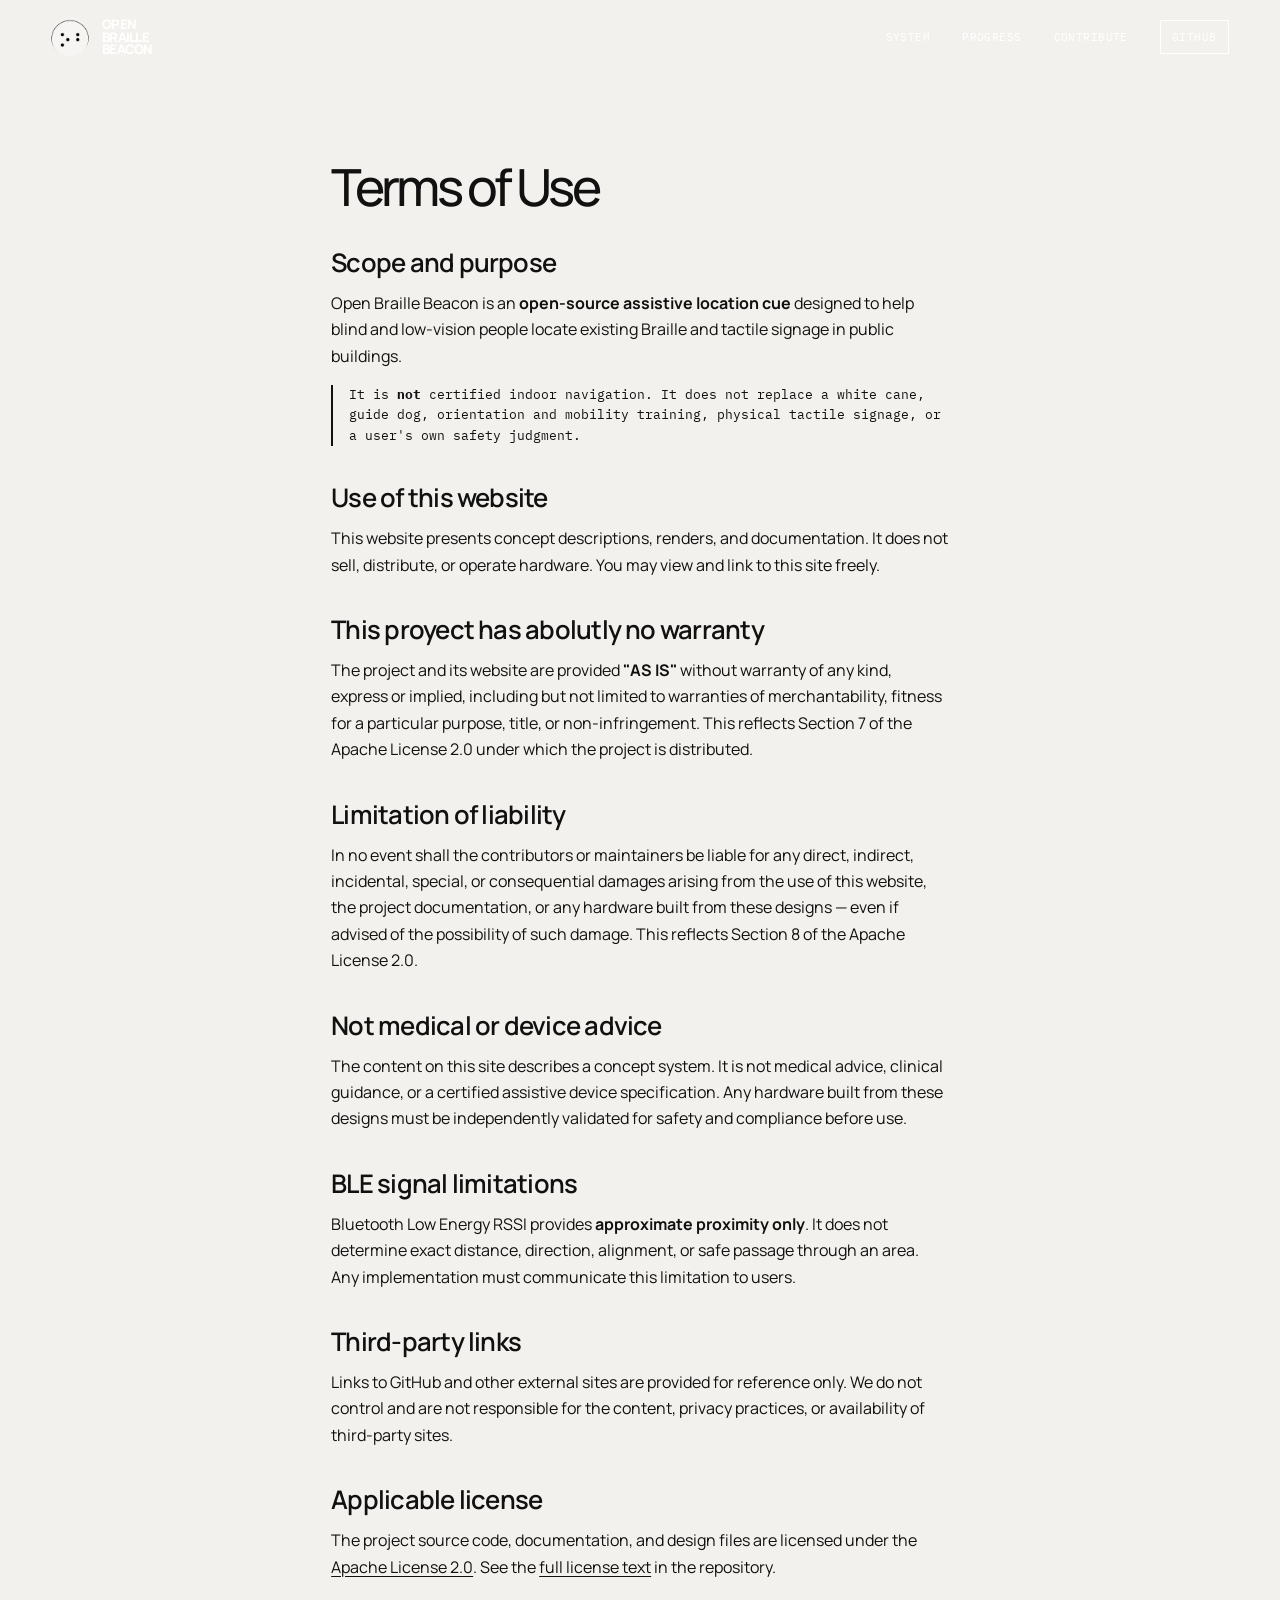
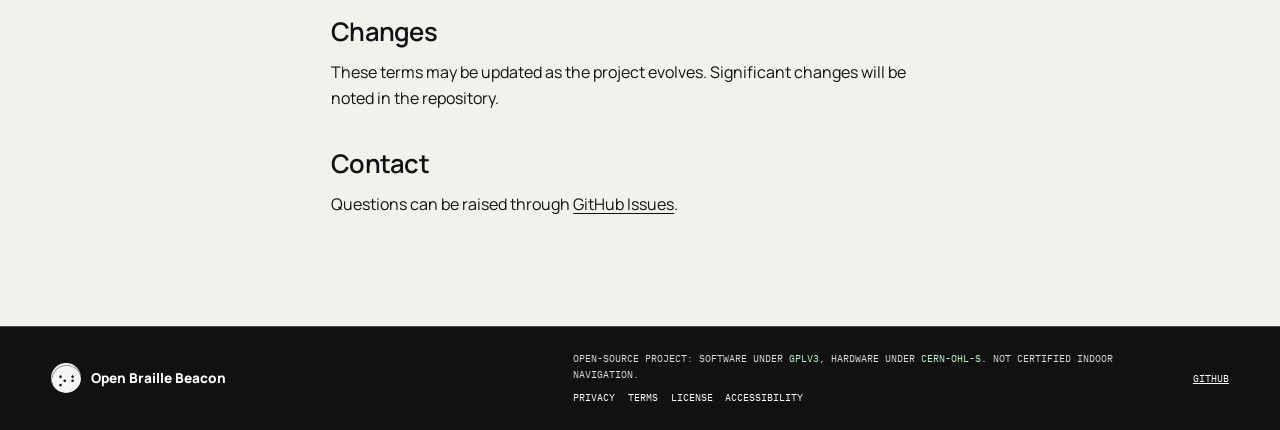
<file: docs/terms.html>
<!doctype html>
<html lang="en">
  <head>
    <meta charset="utf-8">
    <meta name="viewport" content="width=device-width, initial-scale=1">
    <meta name="description" content="Terms of use for the Open Braille Beacon website and project.">
    <title>Terms of Use — Open Braille Beacon</title>
    <link rel="preconnect" href="https://fonts.googleapis.com">
    <link rel="preconnect" href="https://fonts.gstatic.com" crossorigin>
    <link href="https://fonts.googleapis.com/css2?family=IBM+Plex+Mono:wght@400;500&family=Manrope:wght@400;500;600;700;800&display=swap" rel="stylesheet">
    <link rel="stylesheet" href="styles.css">
    <link rel="stylesheet" href="legal.css">
  </head>
  <body>
    <a class="skip-link" href="#main-content">Skip to content</a>

    <header class="site-header" data-header>
      <a class="brand" href="index.html" aria-label="Open Braille Beacon home">
        <span class="brand-mark" aria-hidden="true"><img src="assets/brand-logo-sheet.webp" alt=""></span>
        <span class="brand-name"><span>Open</span><span>Braille</span><span>Beacon</span></span>
      </a>
      <button class="menu-toggle" type="button" aria-expanded="false" aria-controls="primary-nav">Menu</button>
      <nav id="primary-nav" class="primary-nav" aria-label="Primary navigation">
        <a href="index.html#system">System</a>
        <a href="index.html#progress">Progress</a>
        <a href="index.html#contribute">Contribute</a>
        <a class="nav-github" href="https://github.com/Lamdevelopper/Open-Braille_beacon" target="_blank" rel="noreferrer">GitHub</a>
      </nav>
    </header>

    <main id="main-content" class="legal-page">
      <h1>Terms of Use</h1>

      <section>
        <h2>Scope and purpose</h2>
        <p>Open Braille Beacon is an <strong>open-source assistive location cue</strong> designed to help blind and low-vision people locate existing Braille and tactile signage in public buildings.</p>
        <p class="caution-block">It is <strong>not</strong> certified indoor navigation. It does not replace a white cane, guide dog, orientation and mobility training, physical tactile signage, or a user's own safety judgment.</p>
      </section>

      <section>
        <h2>Use of this website</h2>
        <p>This website presents concept descriptions, renders, and documentation. It does not sell, distribute, or operate hardware. You may view and link to this site freely.</p>
      </section>

      <section>
        <h2>This proyect has abolutly no warranty</h2>
        <p>The project and its website are provided <strong>"AS IS"</strong> without warranty of any kind, express or implied, including but not limited to warranties of merchantability, fitness for a particular purpose, title, or non-infringement. This reflects Section 7 of the Apache License 2.0 under which the project is distributed.</p>
      </section>

      <section>
        <h2>Limitation of liability</h2>
        <p>In no event shall the contributors or maintainers be liable for any direct, indirect, incidental, special, or consequential damages arising from the use of this website, the project documentation, or any hardware built from these designs — even if advised of the possibility of such damage. This reflects Section 8 of the Apache License 2.0.</p>
      </section>

      <section>
        <h2>Not medical or device advice</h2>
        <p>The content on this site describes a concept system. It is not medical advice, clinical guidance, or a certified assistive device specification. Any hardware built from these designs must be independently validated for safety and compliance before use.</p>
      </section>

      <section>
        <h2>BLE signal limitations</h2>
        <p>Bluetooth Low Energy RSSI provides <strong>approximate proximity only</strong>. It does not determine exact distance, direction, alignment, or safe passage through an area. Any implementation must communicate this limitation to users.</p>
      </section>

      <section>
        <h2>Third-party links</h2>
        <p>Links to GitHub and other external sites are provided for reference only. We do not control and are not responsible for the content, privacy practices, or availability of third-party sites.</p>
      </section>

      <section>
        <h2>Applicable license</h2>
        <p>The project source code, documentation, and design files are licensed under the <a href="license.html">Apache License 2.0</a>. See the <a href="https://github.com/Lamdevelopper/Open-Braille_beacon/blob/main/LICENSE" target="_blank" rel="noreferrer">full license text</a> in the repository.</p>
      </section>

      <section>
        <h2>Changes</h2>
        <p>These terms may be updated as the project evolves. Significant changes will be noted in the repository.</p>
      </section>

      <section>
        <h2>Contact</h2>
        <p>Questions can be raised through <a href="https://github.com/Lamdevelopper/Open-Braille_beacon/issues" target="_blank" rel="noreferrer">GitHub Issues</a>.</p>
      </section>
    </main>

    <footer class="site-footer">
      <div class="footer-brand">
        <span class="footer-logo" aria-hidden="true"><img src="assets/brand-logo-sheet.webp" alt=""></span>
        <span>Open Braille Beacon</span>
      </div>
      <div class="footer-center">
        <p>Open-source project: software under <a href="license.html">GPLv3</a>, hardware under <a href="license.html">CERN-OHL-S</a>. Not certified indoor navigation.</p>

        <nav class="footer-legal" aria-label="Legal notices"><a href="privacy.html">Privacy</a><a href="terms.html">Terms</a><a href="license.html">License</a><a href="accessibility.html">Accessibility</a></nav>
      </div>
      <a href="https://github.com/Lamdevelopper/Open-Braille_beacon" target="_blank" rel="noreferrer">GitHub</a>
    </footer>

    <script src="script.js"></script>
  </body>
</html>
</file>
<file: docs/styles.css>
:root {
  --paper: #f2f1ed;
  --paper-deep: #e5e3dc;
  --ink: #111111;
  --ink-muted: #565656;
  --line: rgba(17, 17, 17, .22);
  --night: #111111;
  --night-soft: #1b1b1b;
  --mist: #dbdad6;
  --signal: #baf5c7;
  --max: 1440px;
  --gutter: clamp(1.25rem, 4vw, 4.5rem);
}

* { box-sizing: border-box; }
html { scroll-behavior: smooth; background: var(--paper); }
body { margin: 0; color: var(--ink); background: var(--paper); font-family: Manrope, Arial, sans-serif; font-size: 16px; line-height: 1.5; }
img { display: block; max-width: 100%; }
a { color: inherit; }
button { font: inherit; }

:focus-visible { outline: 3px solid var(--signal); outline-offset: 4px; }
.skip-link { position: fixed; z-index: 20; left: 1rem; top: -5rem; padding: .75rem 1rem; background: var(--signal); color: var(--ink); font-weight: 800; }
.skip-link:focus { top: 1rem; }

.site-header { position: fixed; z-index: 10; top: 0; left: 0; display: flex; align-items: center; justify-content: space-between; width: 100%; padding: 1.1rem var(--gutter); color: #fff; transition: background .25s ease, color .25s ease, border-color .25s ease; }
.site-header.is-scrolled { color: var(--ink); background: rgba(242, 241, 237, .95); border-bottom: 1px solid var(--line); }
.brand { display: flex; align-items: center; gap: .8rem; text-decoration: none; font-size: .82rem; font-weight: 800; line-height: .92; letter-spacing: -.055em; text-transform: uppercase; }
.brand-name { display: grid; gap: .04rem; }
.brand-mark, .footer-logo { position: relative; display: block; width: 38px; height: 38px; overflow: hidden; border-radius: 50%; }
.brand-mark img { position: absolute; width: 140px; max-width: none; transform: translate(-51px, -13px); }
.primary-nav { display: flex; align-items: center; gap: clamp(1rem, 2.5vw, 2.25rem); font-family: "IBM Plex Mono", monospace; font-size: .67rem; text-transform: uppercase; letter-spacing: .04em; }
.primary-nav a { text-decoration: none; }
.primary-nav a:hover { text-decoration: underline; text-underline-offset: .3rem; }
.nav-github { padding: .5rem .7rem; border: 1px solid currentColor; }
.menu-toggle { display: none; border: 1px solid currentColor; background: transparent; color: inherit; font-family: "IBM Plex Mono", monospace; font-size: .68rem; padding: .45rem .65rem; text-transform: uppercase; }

.hero { position: relative; min-height: max(680px, 100svh); overflow: clip; color: #fff; background: var(--night); }
.hero-media { position: absolute; inset: 0; width: 100%; height: 100%; object-fit: cover; object-position: center; opacity: 1; }
.hero-shade { position: absolute; inset: 0; background: rgba(0, 0, 0, .16); }
.hero-content { position: relative; z-index: 3; display: flex; flex-direction: column; justify-content: end; min-height: 100svh; width: min(425px, 34vw); margin-left: var(--gutter); padding: 8rem 0 5.5rem; }
.hero-copy-block { padding: 1.35rem; border-left: 2px solid var(--signal); background: #080808; }
.eyebrow, .section-label { margin: 0; font-family: "IBM Plex Mono", monospace; font-size: .67rem; letter-spacing: .08em; line-height: 1.35; text-transform: uppercase; }
.hero h1, h2, h3, p { margin-top: 0; }
.hero h1 { max-width: 700px; margin: .95rem 0 1.15rem; font-size: clamp(2.35rem, 3.6vw, 4.3rem); font-weight: 500; letter-spacing: -.082em; line-height: .92; }
em { font-style: normal; color: var(--signal); }
.hero-copy { max-width: 405px; margin-bottom: 1.8rem; font-size: clamp(.95rem, 1.3vw, 1.08rem); line-height: 1.55; }
.action-row { display: flex; flex-wrap: wrap; gap: .7rem; }
.button { display: inline-block; padding: .76rem 1rem; border: 1px solid currentColor; font-family: "IBM Plex Mono", monospace; font-size: .68rem; letter-spacing: .02em; text-decoration: none; text-transform: uppercase; transition: background .2s ease, color .2s ease; }
.button-light { border-color: var(--signal); background: var(--signal); color: var(--ink); }
.button-light:hover { background: transparent; color: var(--signal); }
.button-quiet:hover { background: #fff; color: var(--ink); }
.media-note, .scroll-cue { position: absolute; bottom: 1.4rem; z-index: 4; font-family: "IBM Plex Mono", monospace; font-size: .63rem; letter-spacing: .03em; text-transform: uppercase; }
.media-note { left: var(--gutter); }
.scroll-cue { right: var(--gutter); color: inherit; text-decoration: none; }

.section { width: 100%; padding: clamp(5rem, 10vw, 10rem) var(--gutter); }
.section > * { max-width: var(--max); margin-right: auto; margin-left: auto; }
.section-label { color: var(--ink-muted); }
.section-label--light { color: var(--mist); }
.problem { border-bottom: 1px solid var(--line); }
.problem-grid { display: grid; grid-template-columns: 1.25fr .75fr; gap: clamp(2rem, 7vw, 10rem); margin-top: clamp(2rem, 5vw, 5rem); }
h2 { margin-bottom: 0; font-size: clamp(2.75rem, 5.9vw, 6.5rem); font-weight: 500; letter-spacing: -.082em; line-height: .9; }
h2 span { color: var(--ink-muted); }
.body-large { font-size: clamp(1.05rem, 1.45vw, 1.28rem); line-height: 1.6; }
.caution { border-left: 2px solid var(--ink); padding-left: 1rem; font-family: "IBM Plex Mono", monospace; font-size: .77rem; line-height: 1.6; }
.friction-grid { display: grid; grid-template-columns: repeat(3, 1fr); gap: 1px; margin-top: clamp(3rem, 6vw, 6rem); border: 1px solid var(--line); background: var(--line); }
.friction-grid article { min-height: 245px; padding: clamp(1.3rem, 2.5vw, 2.2rem); background: var(--paper); }
.friction-grid h3 { max-width: 285px; margin: .8rem 0 1rem; font-size: clamp(1.4rem, 2.1vw, 2.1rem); font-weight: 500; letter-spacing: -.06em; line-height: .98; }
.friction-grid article > p:last-child { max-width: 310px; margin: 0; color: var(--ink-muted); font-size: .88rem; line-height: 1.55; }

.signage-scene { position: relative; min-height: min(760px, 80svh); overflow: clip; color: #fff; background: var(--night); }
.signage-scene > img { position: absolute; inset: 0; width: 100%; height: 100%; object-fit: cover; object-position: center; }
.signage-scene__shade { position: absolute; inset: 0 auto 0 0; width: 52%; background: rgba(0, 0, 0, .72); }
.signage-scene__content { position: relative; z-index: 1; display: flex; flex-direction: column; justify-content: center; min-height: min(760px, 80svh); width: min(610px, 48vw); margin-left: var(--gutter); padding: clamp(5rem, 8vw, 8rem) 0; }
.signage-scene h2 { margin: 1rem 0 1.75rem; color: #fff; }
.signage-scene__content > p:not(.section-label) { max-width: 475px; margin-bottom: 2rem; color: var(--mist); font-size: clamp(1rem, 1.35vw, 1.18rem); line-height: 1.6; }
.signage-principles { display: grid; grid-template-columns: repeat(3, 1fr); gap: .8rem; margin: 0; font-family: "IBM Plex Mono", monospace; font-size: .64rem; line-height: 1.45; }
.signage-principles div { padding-top: .65rem; border-top: 1px solid rgba(255, 255, 255, .4); }
.signage-principles dt { color: var(--signal); text-transform: uppercase; }
.signage-principles dd { margin: .3rem 0 0; color: #fff; }
.signage-scene__note { position: absolute; z-index: 1; right: var(--gutter); bottom: 1.4rem; margin: 0; color: var(--mist); font-family: "IBM Plex Mono", monospace; font-size: .61rem; letter-spacing: .03em; text-transform: uppercase; }

.system { background: var(--paper-deep); }
.section-heading { display: grid; grid-template-columns: .8fr 1.2fr; gap: 2rem; align-items: start; }
.device-grid { display: grid; grid-template-columns: repeat(2, minmax(0, 1fr)); gap: 1px; margin-top: clamp(3rem, 6vw, 6rem); border: 1px solid var(--line); background: var(--line); }
.device-card { display: flex; flex-direction: column; min-height: 800px; background: var(--paper); }
.device-card__copy { position: relative; z-index: 1; padding: clamp(1.5rem, 3.5vw, 3.5rem); }
.eyebrow-dark { color: var(--ink-muted); }
.device-card h3 { max-width: 440px; margin: .85rem 0 1rem; font-size: clamp(1.8rem, 3vw, 3.5rem); font-weight: 500; letter-spacing: -.07em; line-height: .96; }
.device-card__copy > p:not(.eyebrow) { max-width: 500px; margin-bottom: 2rem; color: #3f3f3f; }
.spec-list { display: grid; grid-template-columns: repeat(3, 1fr); gap: .5rem; margin: 0; font-family: "IBM Plex Mono", monospace; font-size: .64rem; line-height: 1.45; }
.spec-list div { border-top: 1px solid var(--line); padding-top: .55rem; }
.spec-list dt { color: var(--ink-muted); text-transform: uppercase; }
.spec-list dd { margin: .28rem 0 0; }
.device-card__image { display: flex; flex: 1; flex-direction: column; justify-content: end; margin: 0; overflow: hidden; background: #efeeeb; }
.device-card__image img { width: 100%; height: 100%; min-height: 360px; object-fit: contain; object-position: center bottom; }
.device-card__image figcaption, .guide-image figcaption, .cad-sheet figcaption { padding: .7rem 1rem; font-family: "IBM Plex Mono", monospace; font-size: .62rem; color: var(--ink-muted); text-transform: uppercase; }
.receiver-image { background: #dfded9; }

.guide { padding: clamp(5rem, 10vw, 10rem) var(--gutter) 2rem; color: #fff; background: var(--night); }
.guide > * { max-width: var(--max); margin-right: auto; margin-left: auto; }
.guide-intro { display: grid; grid-template-columns: .55fr 1.45fr .7fr; gap: 2rem; align-items: end; }
.guide h2 { color: #fff; }
.guide-intro > p { max-width: 330px; margin: 0; color: var(--mist); }
.haptic-feature { position: relative; min-height: clamp(430px, 50vw, 680px); margin: clamp(3rem, 6vw, 6rem) 0 0; overflow: hidden; background: #070707; }
.haptic-feature > img { width: 100%; height: 100%; min-height: clamp(430px, 50vw, 680px); object-fit: cover; object-position: center; }
.haptic-feature__copy { position: absolute; top: 50%; left: clamp(1.25rem, 4vw, 4rem); width: min(390px, 39vw); margin: 0; padding: 1.2rem; background: rgba(0, 0, 0, .76); transform: translateY(-50%); }
.haptic-feature__copy .eyebrow { color: var(--signal); }
.haptic-feature__copy h3 { margin: .75rem 0; color: #fff; font-size: clamp(1.8rem, 3vw, 3.5rem); font-weight: 500; letter-spacing: -.07em; line-height: .92; }
.haptic-feature__copy p:last-child { margin: 0; color: var(--mist); font-size: .95rem; line-height: 1.55; }
.flow-board { display: grid; grid-template-columns: repeat(4, 1fr); margin: clamp(3rem, 6vw, 6rem) 0 0; padding: 0; list-style: none; border: 1px solid #4b4b4b; background: var(--night-soft); }
.flow-board li { position: relative; min-height: 300px; padding: clamp(1.25rem, 2.5vw, 2.2rem); }
.flow-board li + li { border-left: 1px solid #4b4b4b; }
.flow-number { margin: 0 0 2.4rem; color: var(--signal); font-family: "IBM Plex Mono", monospace; font-size: clamp(2.6rem, 4.5vw, 5.4rem); line-height: .8; letter-spacing: -.08em; }
.flow-state { margin: 0 0 .8rem; color: var(--mist); font-family: "IBM Plex Mono", monospace; font-size: .62rem; letter-spacing: .08em; text-transform: uppercase; }
.flow-board h3 { margin: 0 0 .65rem; color: #fff; font-size: clamp(1.35rem, 2.1vw, 2rem); font-weight: 500; letter-spacing: -.055em; }
.flow-board li > p:last-child { max-width: 210px; margin: 0; color: var(--mist); font-size: .86rem; line-height: 1.55; }
.signal-note { display: grid; grid-template-columns: .65fr 1.35fr; gap: 2rem; margin-top: clamp(3rem, 7vw, 8rem); padding: 1.25rem 0; border-top: 1px solid #4b4b4b; }
.signal-note p:last-child { max-width: 580px; margin: 0; color: var(--signal); font-size: clamp(1rem, 1.7vw, 1.4rem); line-height: 1.35; }
.haptic-context { position: relative; min-height: clamp(430px, 48vw, 650px); margin: clamp(3rem, 7vw, 7rem) 0 0; overflow: hidden; background: #070707; }
.haptic-context > img { width: 100%; height: 100%; min-height: clamp(430px, 48vw, 650px); object-fit: cover; object-position: center; }
.haptic-context figcaption { position: absolute; top: clamp(1.25rem, 4vw, 4rem); left: clamp(1.25rem, 4vw, 4rem); width: min(410px, 42vw); padding: 1.2rem; background: rgba(0, 0, 0, .76); }
.haptic-context .eyebrow { color: var(--signal); }
.haptic-context h3 { margin: .75rem 0; color: #fff; font-size: clamp(1.8rem, 3vw, 3.5rem); font-weight: 500; letter-spacing: -.07em; line-height: .92; }
.haptic-context p:last-child { margin: 0; color: var(--mist); font-size: .95rem; line-height: 1.55; }

.progress { border-bottom: 1px solid var(--line); }
.progress-heading { display: grid; grid-template-columns: 1.15fr .6fr; gap: clamp(2rem, 8vw, 10rem); margin-top: 2.5rem; align-items: end; }
.progress-heading > p { max-width: 455px; margin: 0; color: var(--ink-muted); }
.progress-layout { display: grid; grid-template-columns: 1.15fr .85fr; gap: clamp(2rem, 6vw, 6rem); margin-top: clamp(3rem, 7vw, 7rem); align-items: start; }
.cad-sheet { margin: 0; border: 1px solid var(--line); background: #fff; }
.cad-sheet img { width: 100%; }
.milestones { border-top: 1px solid var(--line); }
.milestones a { display: grid; grid-template-columns: 3rem 1fr; gap: 1rem; padding: 1.4rem 0; border-bottom: 1px solid var(--line); text-decoration: none; transition: padding .2s ease; }
.milestones a:hover { padding-left: .5rem; }
.milestones span { font-family: "IBM Plex Mono", monospace; font-size: .67rem; color: var(--ink-muted); }
.milestones h3 { margin-bottom: .25rem; font-size: 1.1rem; font-weight: 700; letter-spacing: -.04em; }
.milestones p { margin: 0; color: var(--ink-muted); font-size: .86rem; }

.funding { display: grid; grid-template-columns: .65fr 1.35fr; gap: clamp(2rem, 8vw, 10rem); background: var(--paper-deep); }
.funding-aside { align-self: start; }
.funding-stamp { margin: 1rem 0 0; color: var(--ink-muted); font-family: "IBM Plex Mono", monospace; font-size: clamp(2.2rem, 5vw, 5.6rem); letter-spacing: -.1em; line-height: .78; }
.funding-copy h2 { max-width: 850px; margin-bottom: 2rem; font-size: clamp(2.8rem, 5.1vw, 5.5rem); }
.funding-title-accent { display: block; color: #176f46; }
.funding-copy .body-large { max-width: 700px; }
.funding-copy .caution { max-width: 580px; }

.contribute { padding: clamp(5rem, 10vw, 10rem) var(--gutter); color: #fff; background: var(--night); }
.contribute-inner { display: grid; grid-template-columns: 1.15fr .65fr; gap: clamp(2rem, 8vw, 10rem); width: 100%; max-width: var(--max); margin: 0 auto; }
.contribute h2 { margin-top: 1rem; color: #fff; }
.contribute-copy { align-self: end; }
.contribute-copy p { max-width: 405px; color: var(--mist); font-size: 1.05rem; }
.contribute-copy .button { margin-top: 1rem; }

.site-footer { display: grid; grid-template-columns: 1fr 1.2fr auto; gap: 2rem; align-items: center; padding: 1.5rem var(--gutter); background: var(--night); border-top: 1px solid #4b4b4b; color: var(--mist); font-family: "IBM Plex Mono", monospace; font-size: .65rem; text-transform: uppercase; }
.footer-center p { margin: 0; }
.footer-center p a { color: var(--signal); text-decoration: none; }
.footer-center p a:hover { text-decoration: underline; }
.footer-legal { display: flex; flex-wrap: wrap; gap: .8rem; margin-top: .5rem; }
.footer-legal a { color: #fff; text-decoration: none; }
.footer-legal a:hover { text-decoration: underline; text-underline-offset: .3rem; }
.footer-brand { display: flex; align-items: center; gap: .6rem; color: #fff; font-family: Manrope, Arial, sans-serif; font-size: .85rem; font-weight: 800; text-transform: none; }
.footer-logo { width: 30px; height: 30px; }
.footer-logo img { position: absolute; width: 111px; max-width: none; transform: translate(-40px, -10px); }
.site-footer p { margin: 0; }
.site-footer a { color: #fff; }

[data-reveal] { opacity: 0; transform: translateY(18px); transition: opacity .7s ease, transform .7s ease; }
[data-reveal].is-visible { opacity: 1; transform: none; }

@media (max-width: 900px) {
  .site-header { padding-top: .85rem; padding-bottom: .85rem; }
  .menu-toggle { display: block; }
  .primary-nav { position: absolute; top: 100%; left: 0; display: none; width: 100%; padding: 1rem var(--gutter) 1.25rem; background: var(--paper); color: var(--ink); border-bottom: 1px solid var(--line); }
  .primary-nav.is-open { display: grid; grid-template-columns: repeat(2, minmax(0, 1fr)); }
  .nav-github { width: max-content; }
  .problem-grid, .section-heading, .guide-intro, .progress-heading, .funding, .contribute-inner { grid-template-columns: 1fr; }
  .problem-grid, .progress-heading { gap: 1.75rem; }
  .guide-intro > p { max-width: 540px; }
  .haptic-feature__copy, .haptic-context figcaption { width: min(430px, 54vw); }
  .device-card { min-height: 0; }
  .progress-layout { grid-template-columns: 1fr; }
  .flow-board { grid-template-columns: repeat(2, 1fr); }
  .flow-board li:nth-child(3) { border-left: 0; border-top: 1px solid #4b4b4b; }
  .flow-board li:nth-child(4) { border-top: 1px solid #4b4b4b; }
  .signal-note { grid-template-columns: 1fr; gap: .65rem; }
  .site-footer { grid-template-columns: 1fr; gap: 1rem; }
  .friction-grid { grid-template-columns: 1fr; }
  .signage-scene__shade { width: 62%; }
  .signage-scene__content { width: min(610px, 58vw); }
}

@media (max-width: 600px) {
  .hero { min-height: 760px; }
  .hero-media { object-position: 58% center; }
  .hero-content { justify-content: end; width: calc(100% - (2 * var(--gutter))); padding-bottom: 6rem; }
  .hero-copy-block { padding: 1rem; }
  .hero h1 { font-size: clamp(3.3rem, 16vw, 5rem); }
  .hero-copy { max-width: 350px; font-size: 1rem; }
  .flow-board { grid-template-columns: 1fr; }
  .flow-board li + li, .flow-board li:nth-child(3), .flow-board li:nth-child(4) { border-top: 1px solid #4b4b4b; border-left: 0; }
  .flow-board li { min-height: 0; }
  .haptic-feature, .haptic-feature > img, .haptic-context, .haptic-context > img { min-height: 540px; }
  .haptic-feature > img { object-position: 66% center; }
  .haptic-context > img { object-position: 65% center; }
  .haptic-feature__copy { top: auto; right: var(--gutter); bottom: 1.25rem; left: var(--gutter); width: auto; transform: none; }
  .haptic-context figcaption { top: auto; right: var(--gutter); bottom: 1.25rem; left: var(--gutter); width: auto; }
  .media-note { max-width: 180px; }
  .scroll-cue { display: none; }
  .device-grid { grid-template-columns: 1fr; }
  .signage-scene { min-height: 720px; }
  .signage-scene > img { object-position: 62% center; }
  .signage-scene__shade { width: 100%; background: rgba(0, 0, 0, .72); }
  .signage-scene__content { min-height: 720px; width: calc(100% - (2 * var(--gutter))); padding-bottom: 7rem; }
  .signage-principles { grid-template-columns: 1fr; gap: .55rem; }
  .signage-scene__note { right: var(--gutter); left: var(--gutter); }
  .device-card__image img { min-height: 280px; }
  .spec-list { grid-template-columns: 1fr; gap: .8rem; }
  .guide-steps li { grid-template-columns: 2.6rem 1fr; }
  .guide h2, .contribute h2 { font-size: clamp(2.8rem, 13vw, 4.2rem); }
  .action-row { display: grid; }
  .action-row .button { text-align: center; }
}

@media (prefers-reduced-motion: reduce) {
  html { scroll-behavior: auto; }
  *, *::before, *::after { transition-duration: .001ms !important; animation-duration: .001ms !important; animation-iteration-count: 1 !important; }
  [data-reveal] { opacity: 1; transform: none; }
}
</file>
<file: docs/legal.css>
.legal-page {
  max-width: 720px;
  margin: 0 auto;
  padding: clamp(5rem, 10vw, 10rem) var(--gutter) clamp(3rem, 6vw, 6rem);
}

.legal-page h1 {
  font-size: clamp(2rem, 4vw, 3.5rem);
  font-weight: 500;
  letter-spacing: -.07em;
  line-height: .95;
  margin-bottom: 2.5rem;
}

.legal-page h2 {
  font-size: clamp(1.2rem, 2vw, 1.6rem);
  font-weight: 600;
  letter-spacing: -.03em;
  margin-top: 2.5rem;
  margin-bottom: 1rem;
}

.legal-page section {
  margin-bottom: 2rem;
}

.legal-page p {
  font-size: 1rem;
  line-height: 1.65;
  margin-bottom: 1rem;
}

.legal-page ul {
  margin: 0 0 1rem 1.2rem;
  padding: 0;
  list-style: disc;
}

.legal-page li {
  font-size: 1rem;
  line-height: 1.65;
  margin-bottom: .5rem;
}

.legal-page strong {
  font-weight: 700;
}

.legal-page a {
  color: var(--ink);
  text-decoration: underline;
  text-underline-offset: .2rem;
}

.legal-page a:hover {
  color: var(--signal);
}

.legal-page .caution-block {
  border-left: 2px solid var(--ink);
  padding-left: 1rem;
  font-family: "IBM Plex Mono", monospace;
  font-size: .82rem;
  line-height: 1.55;
}
</file>
